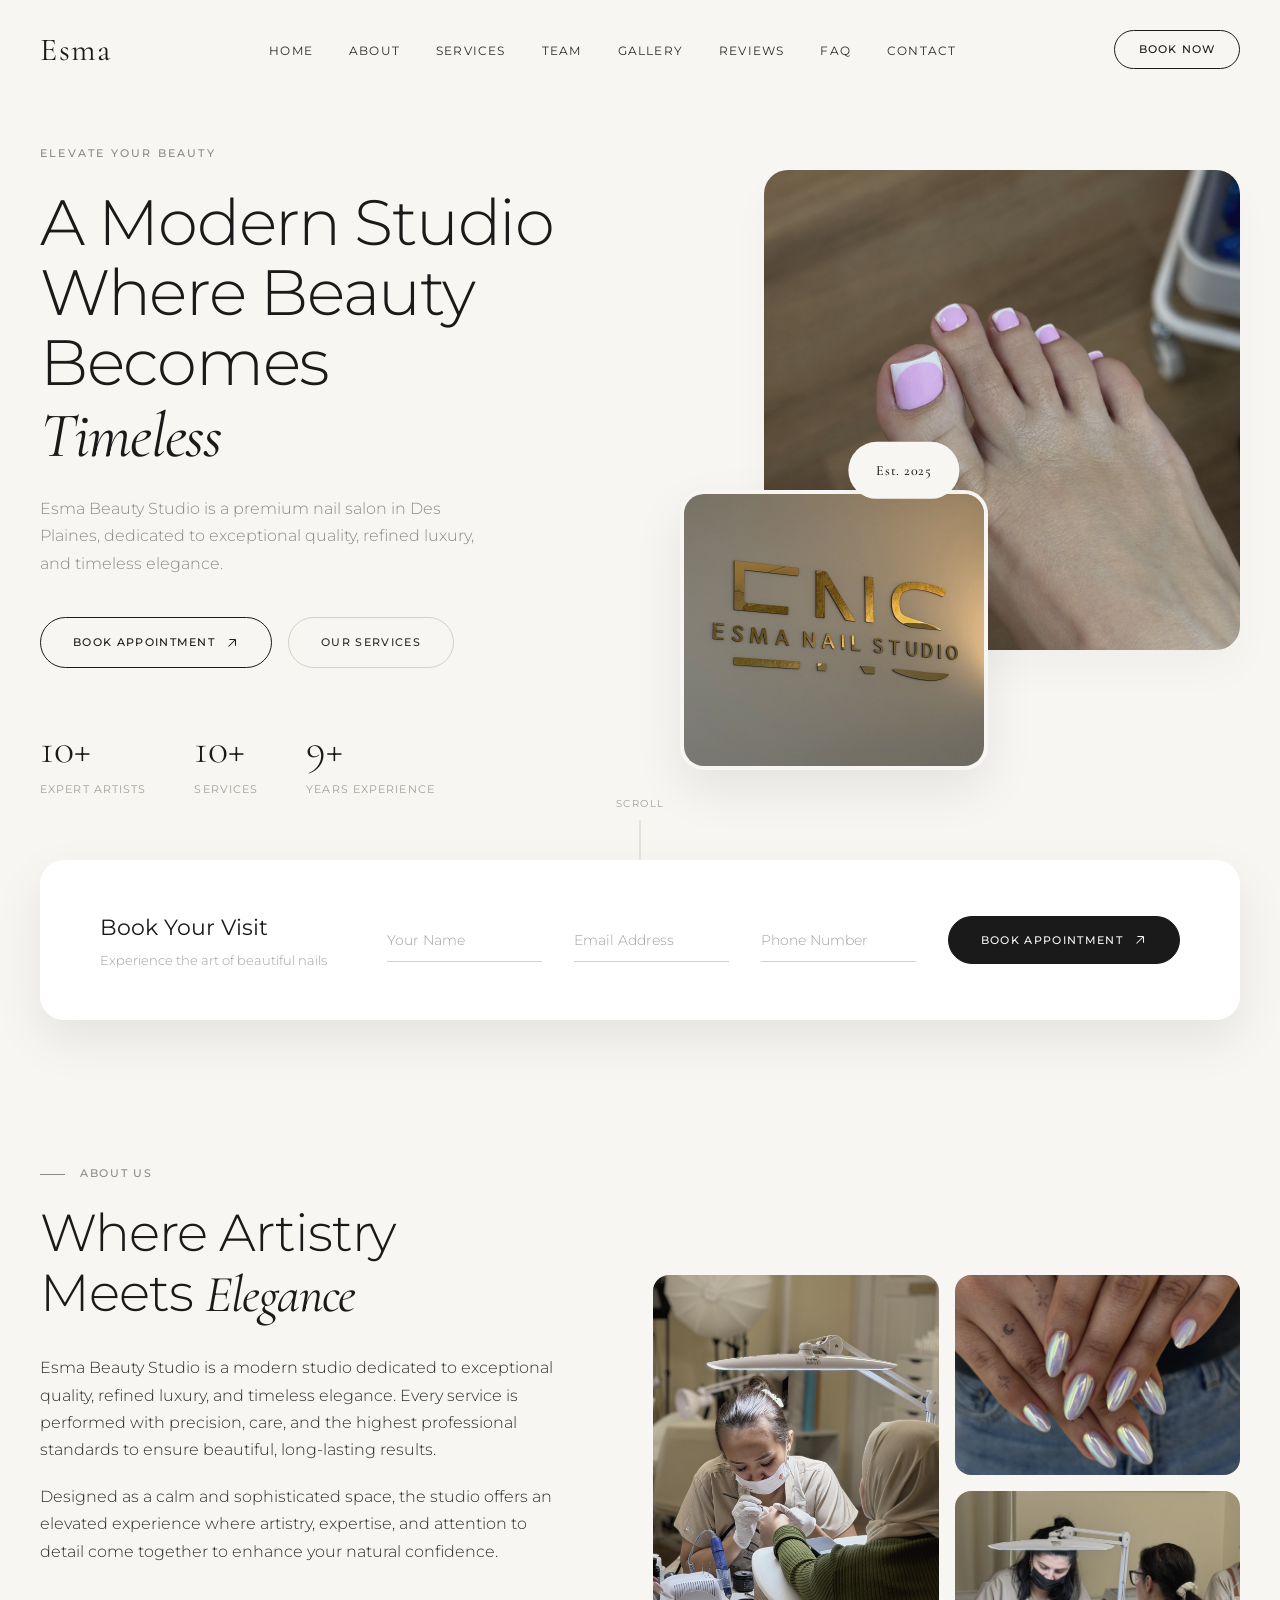
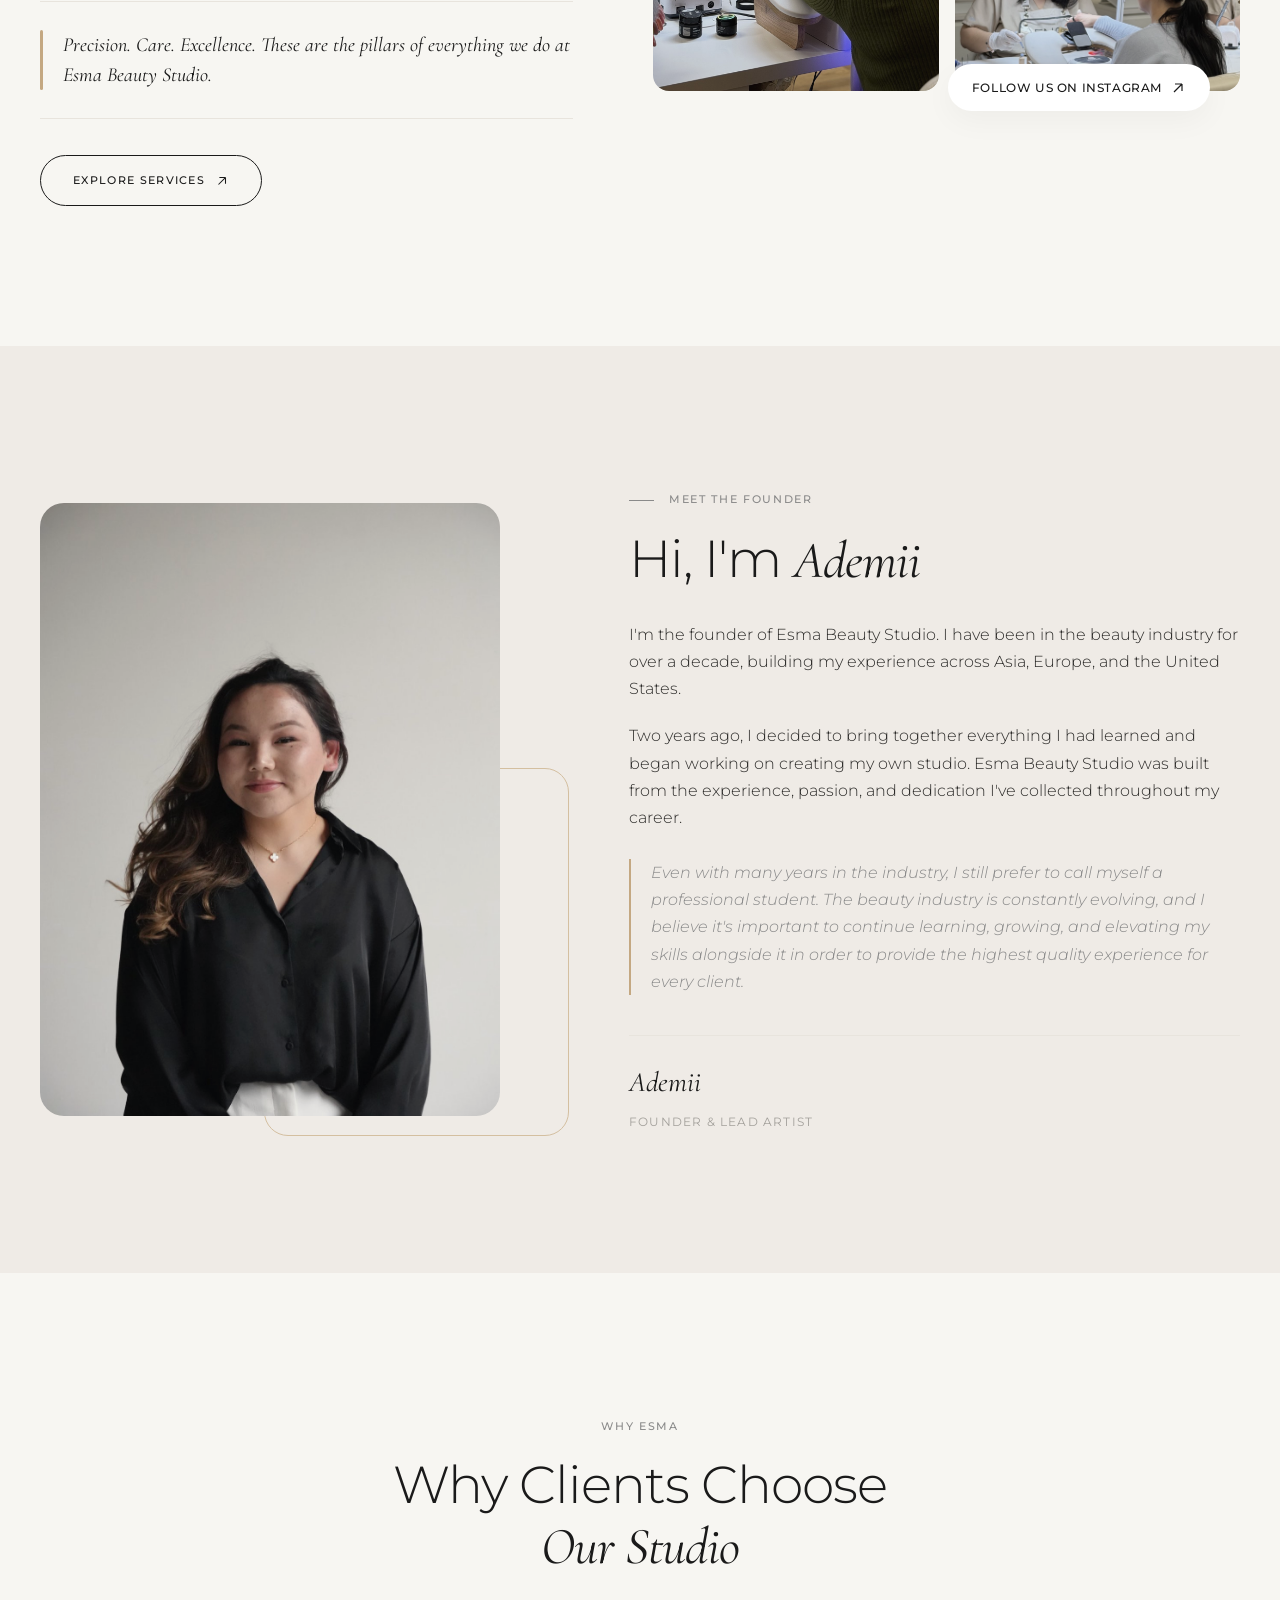
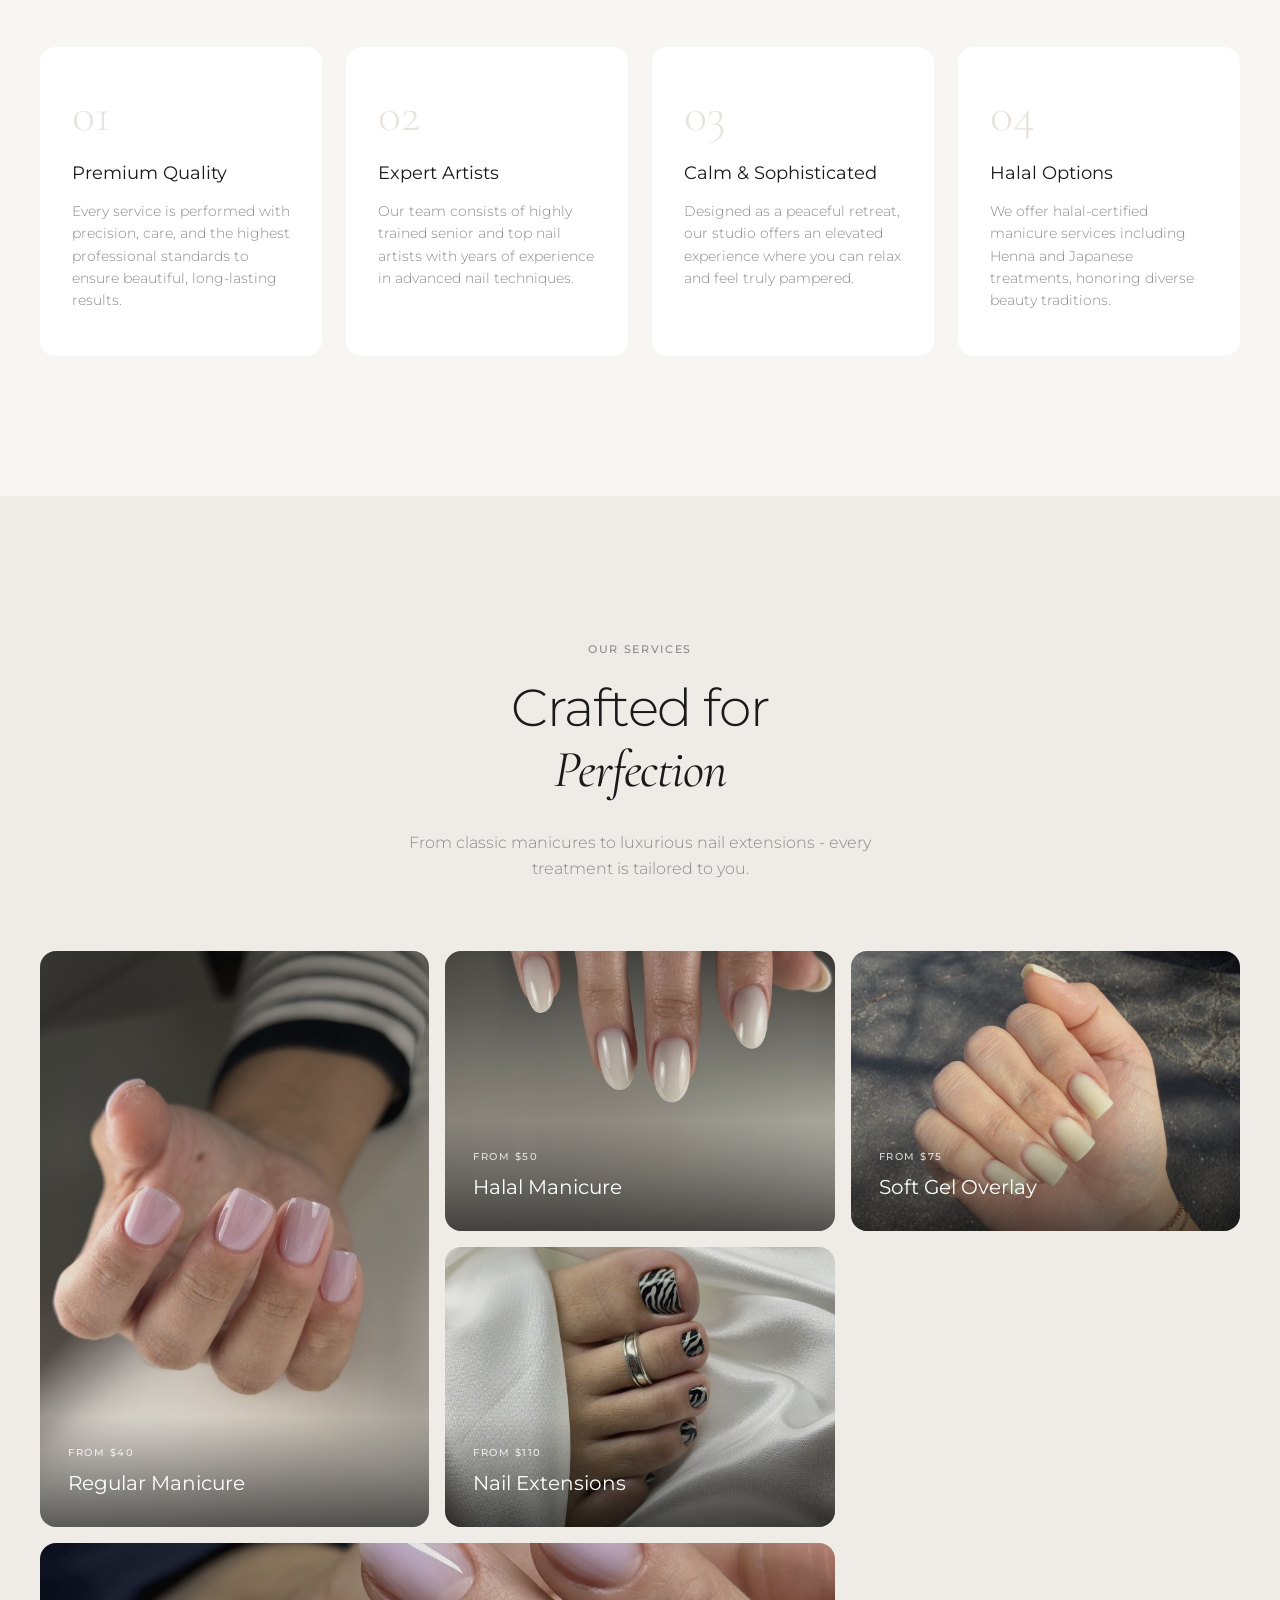
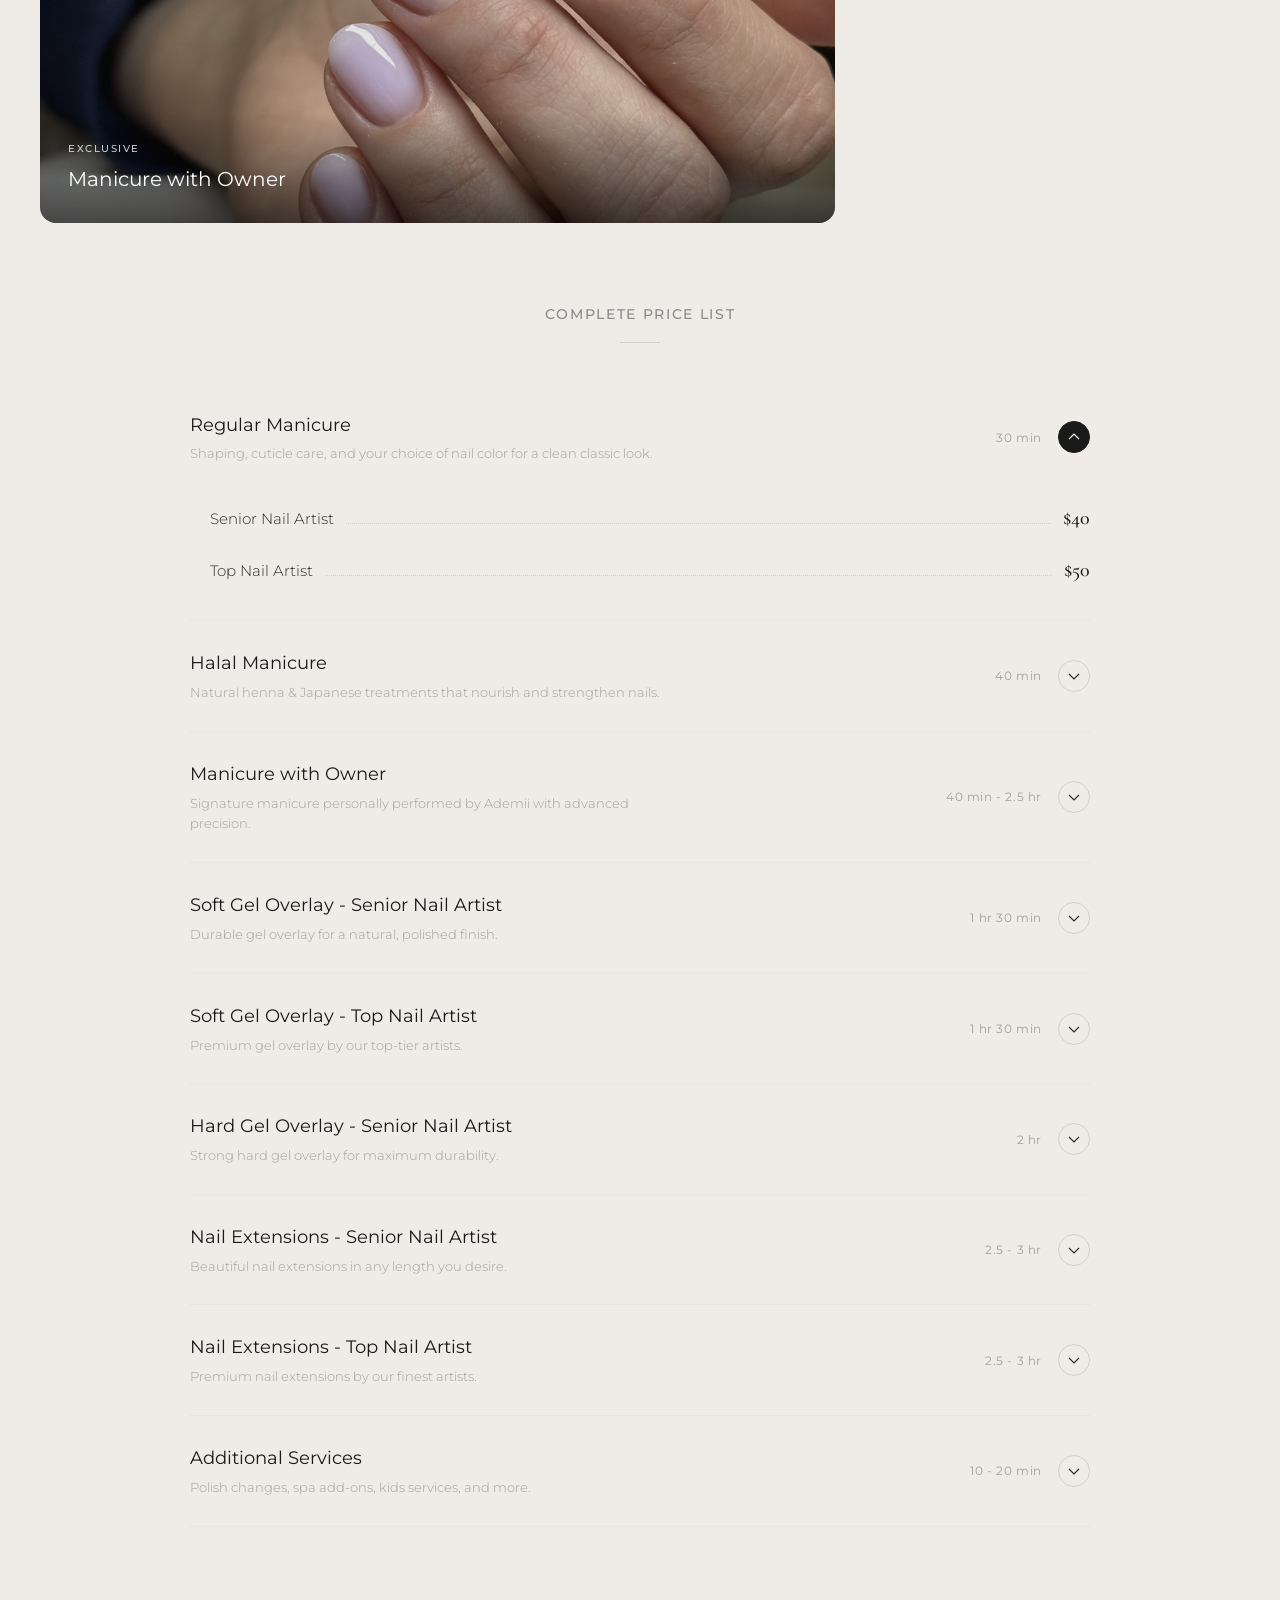
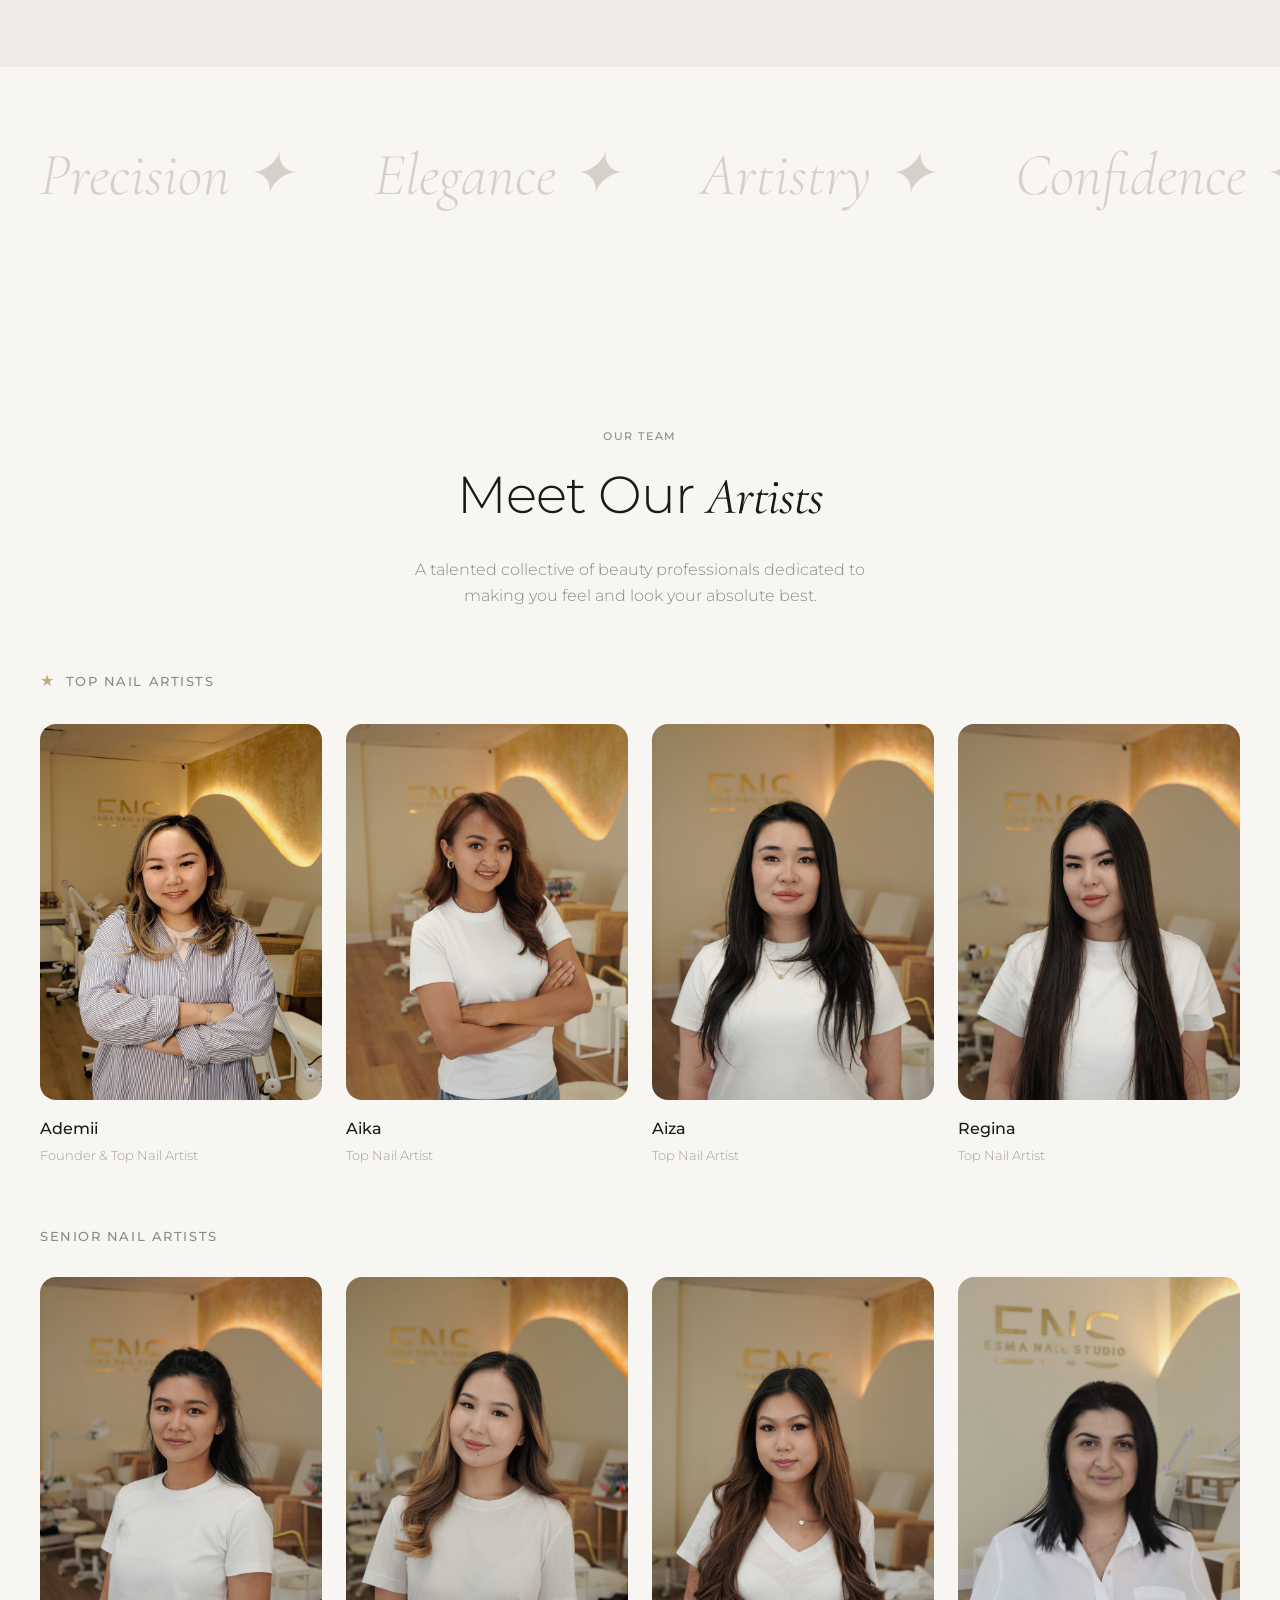
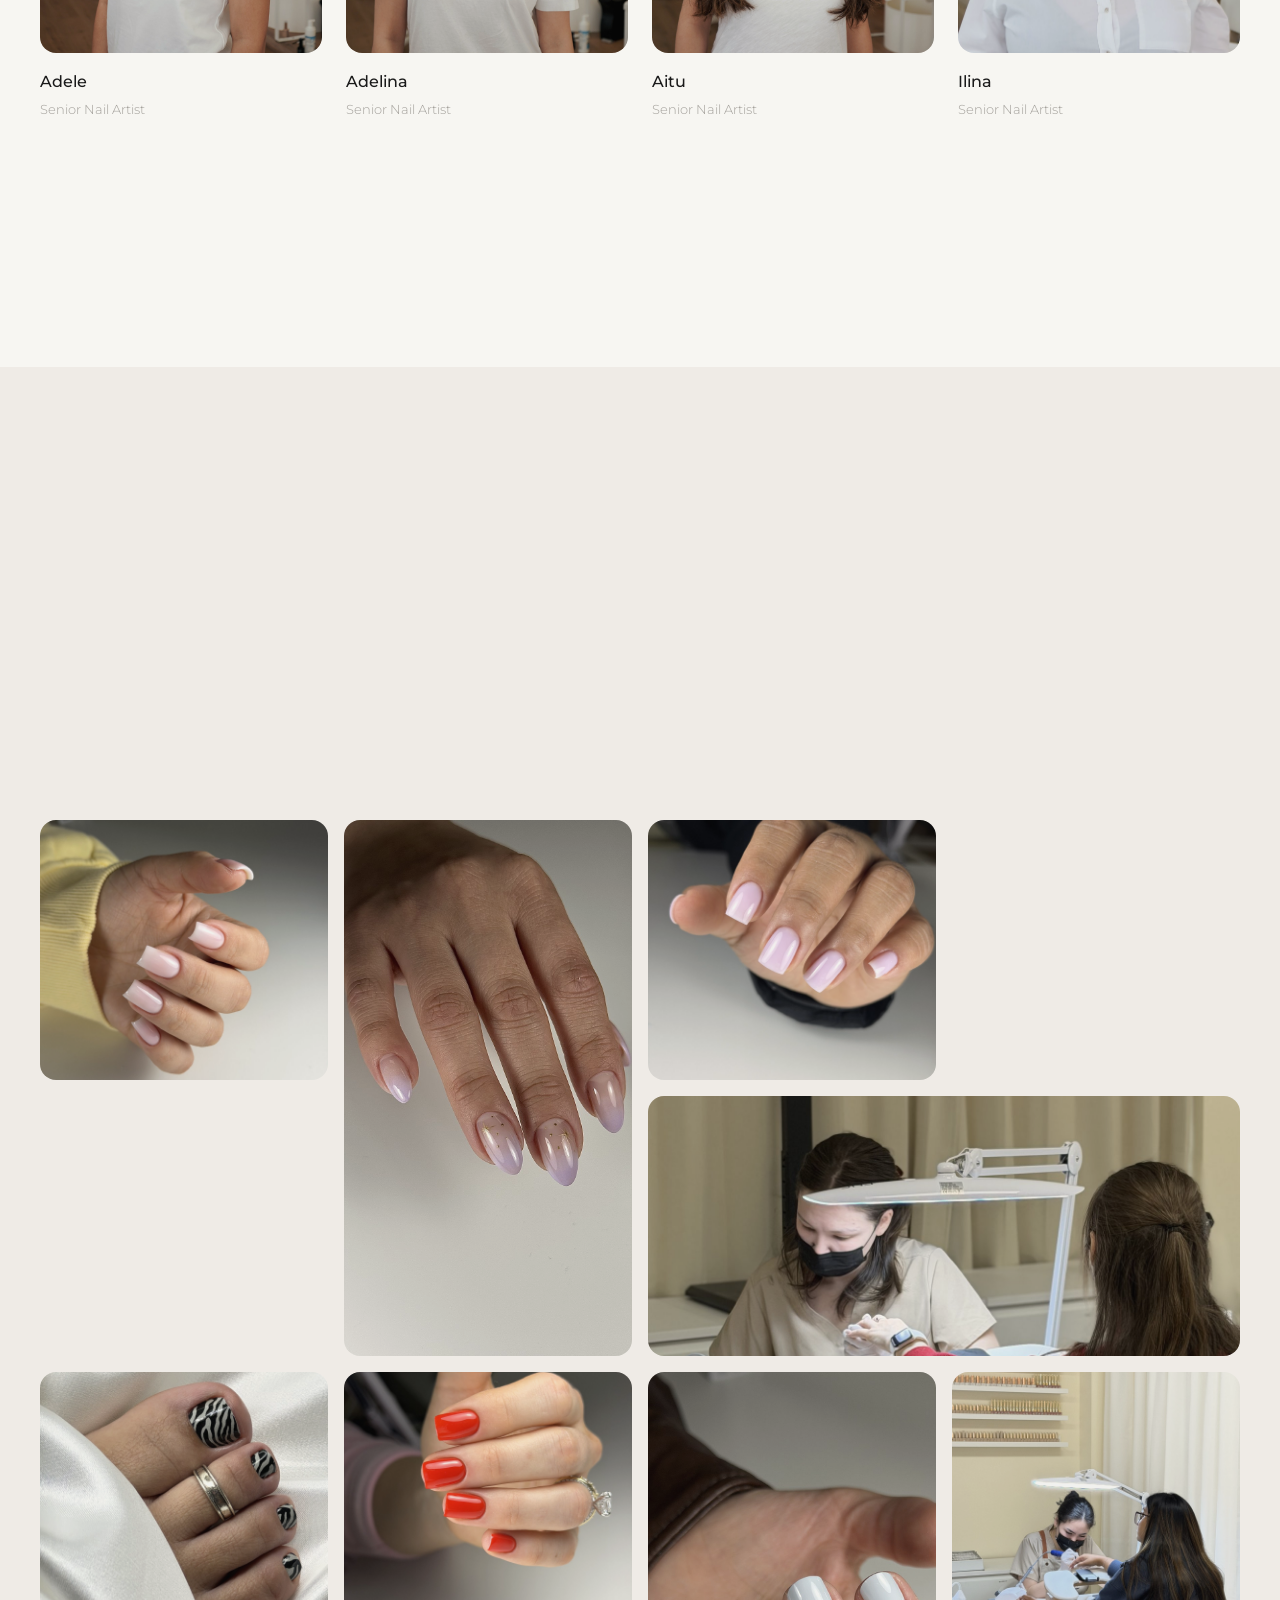
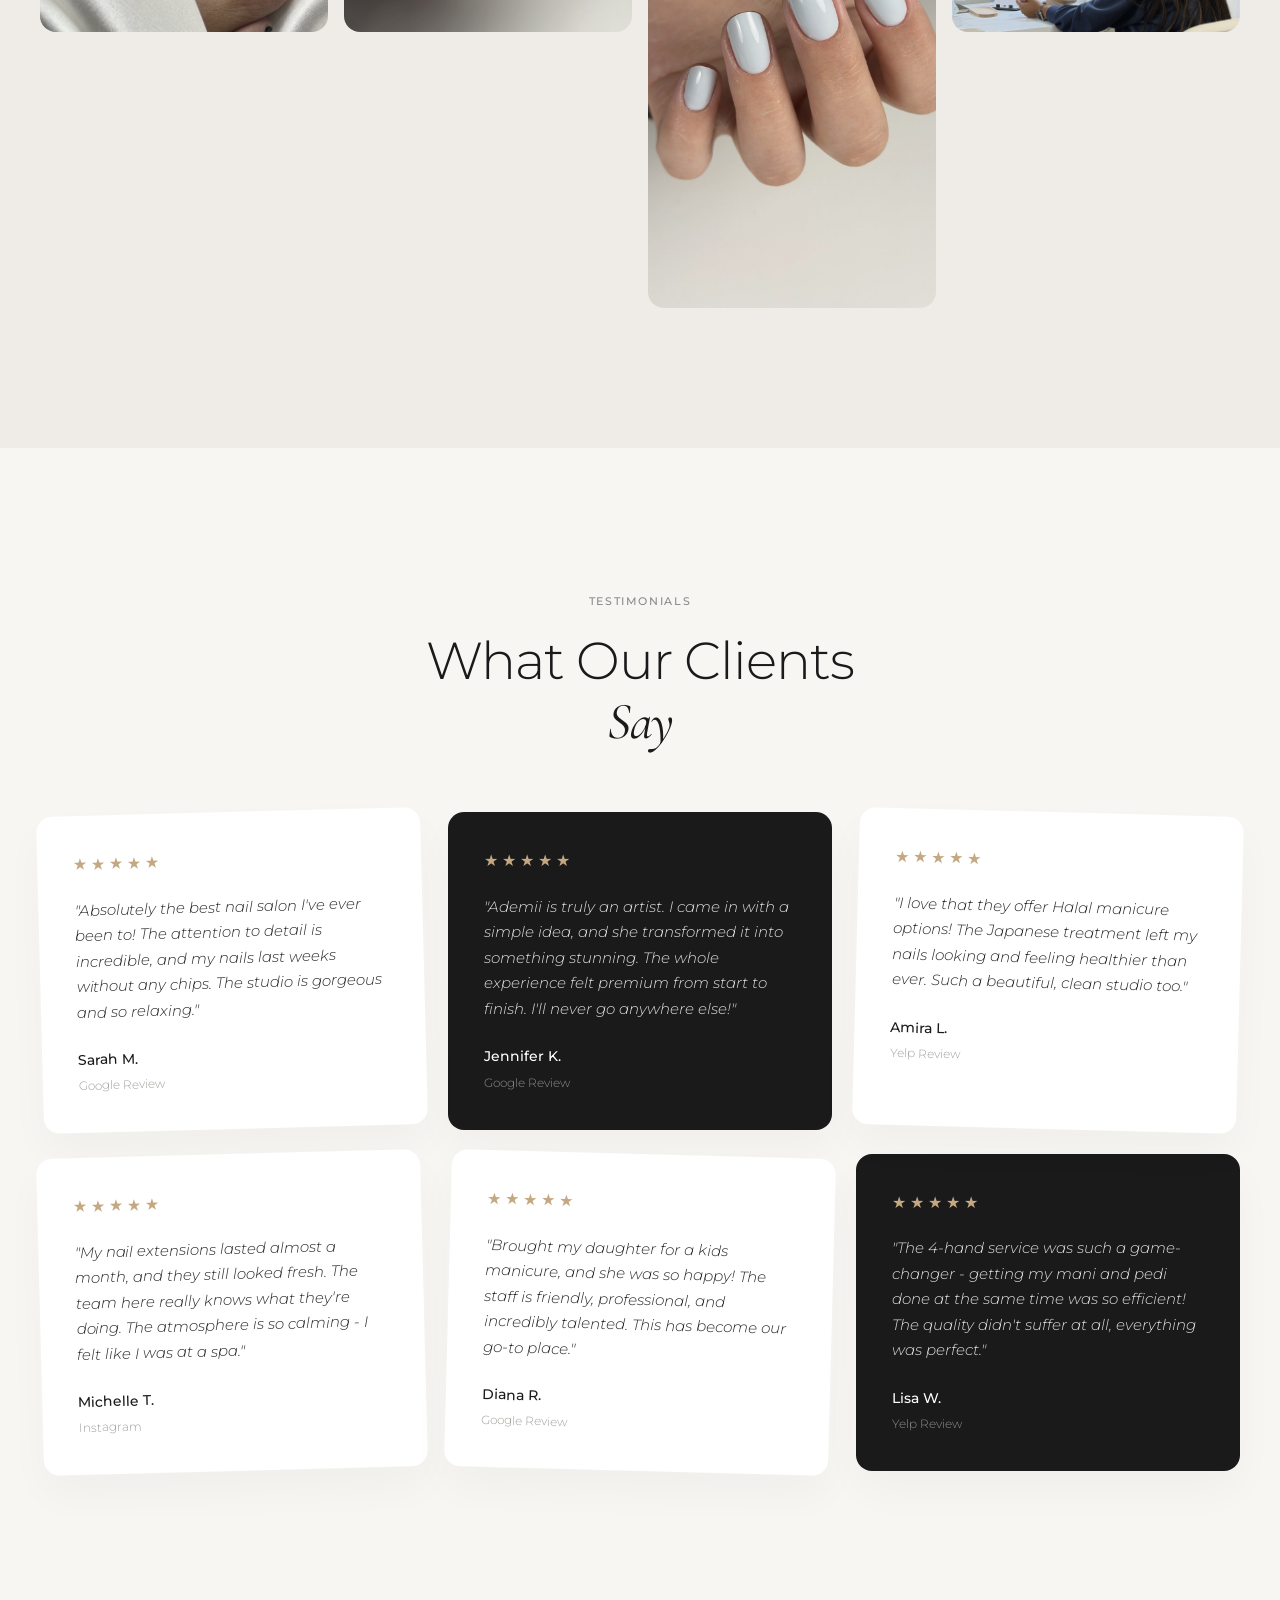
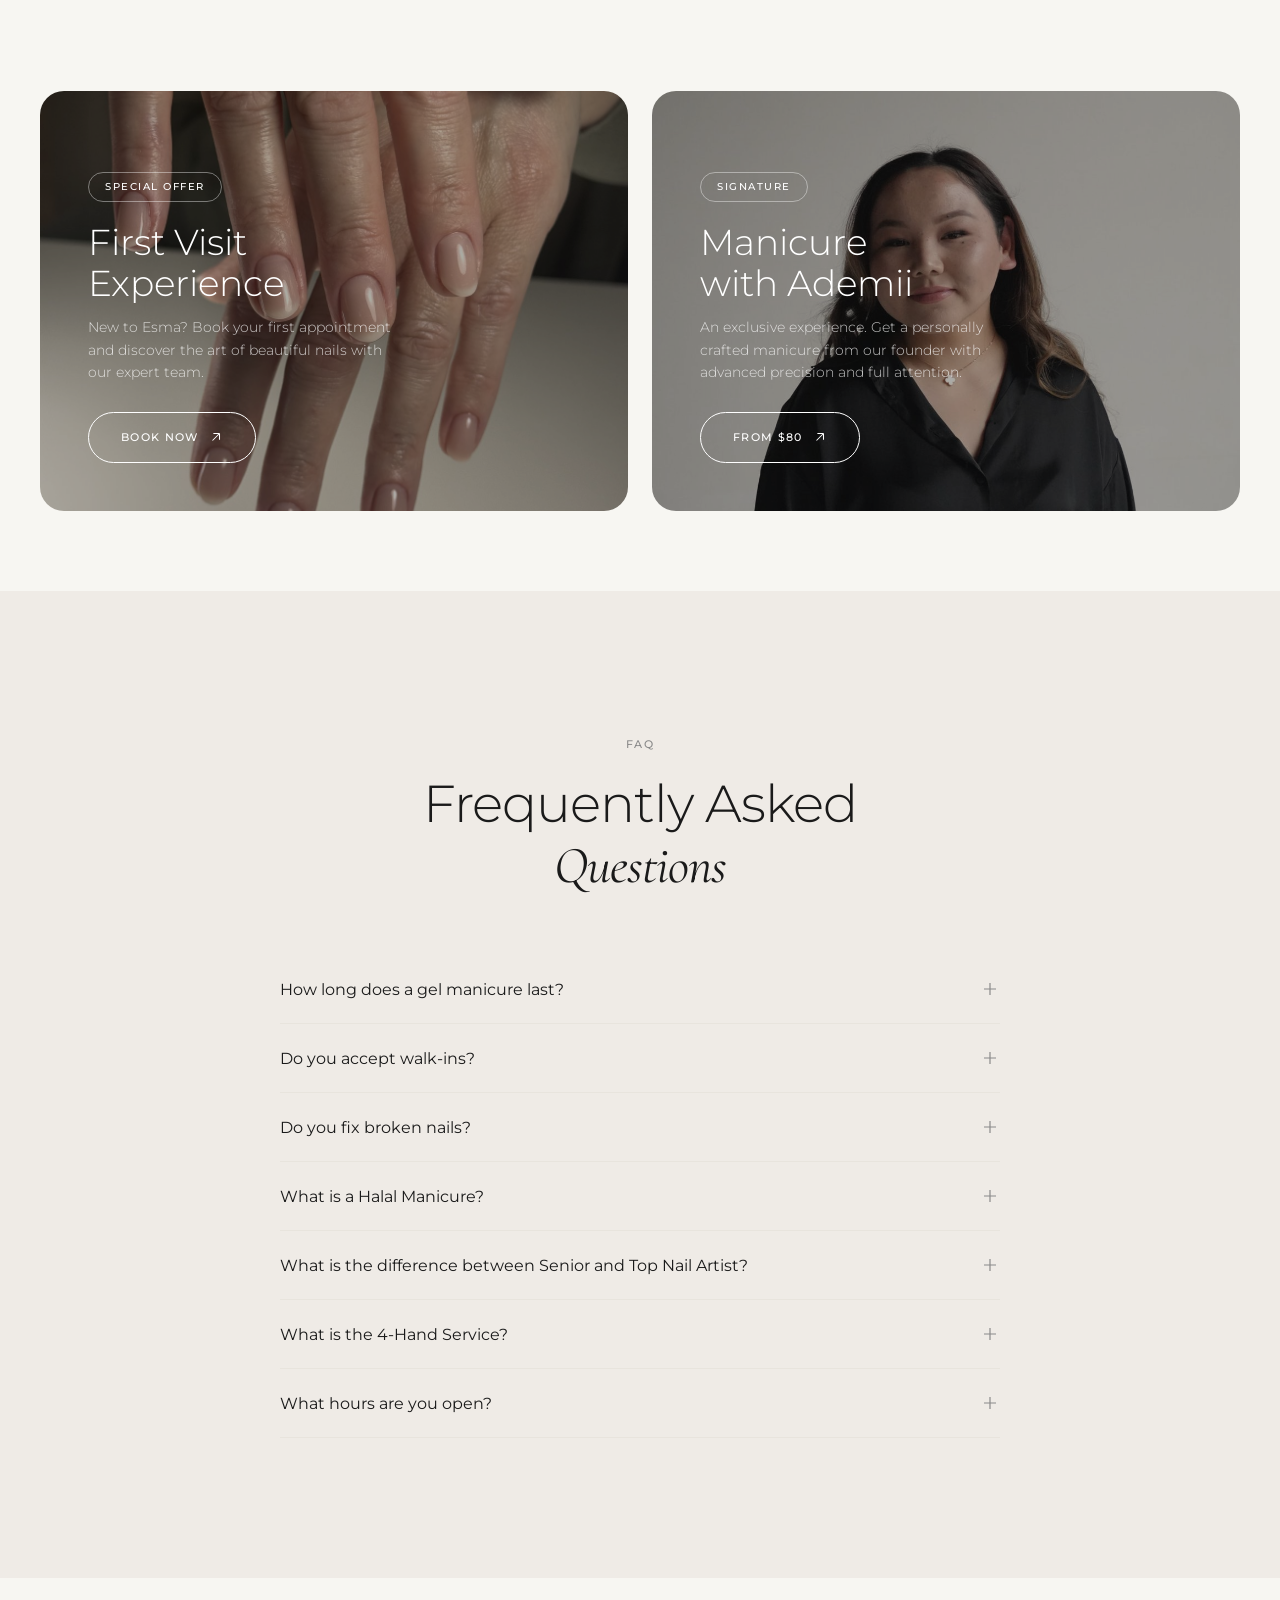
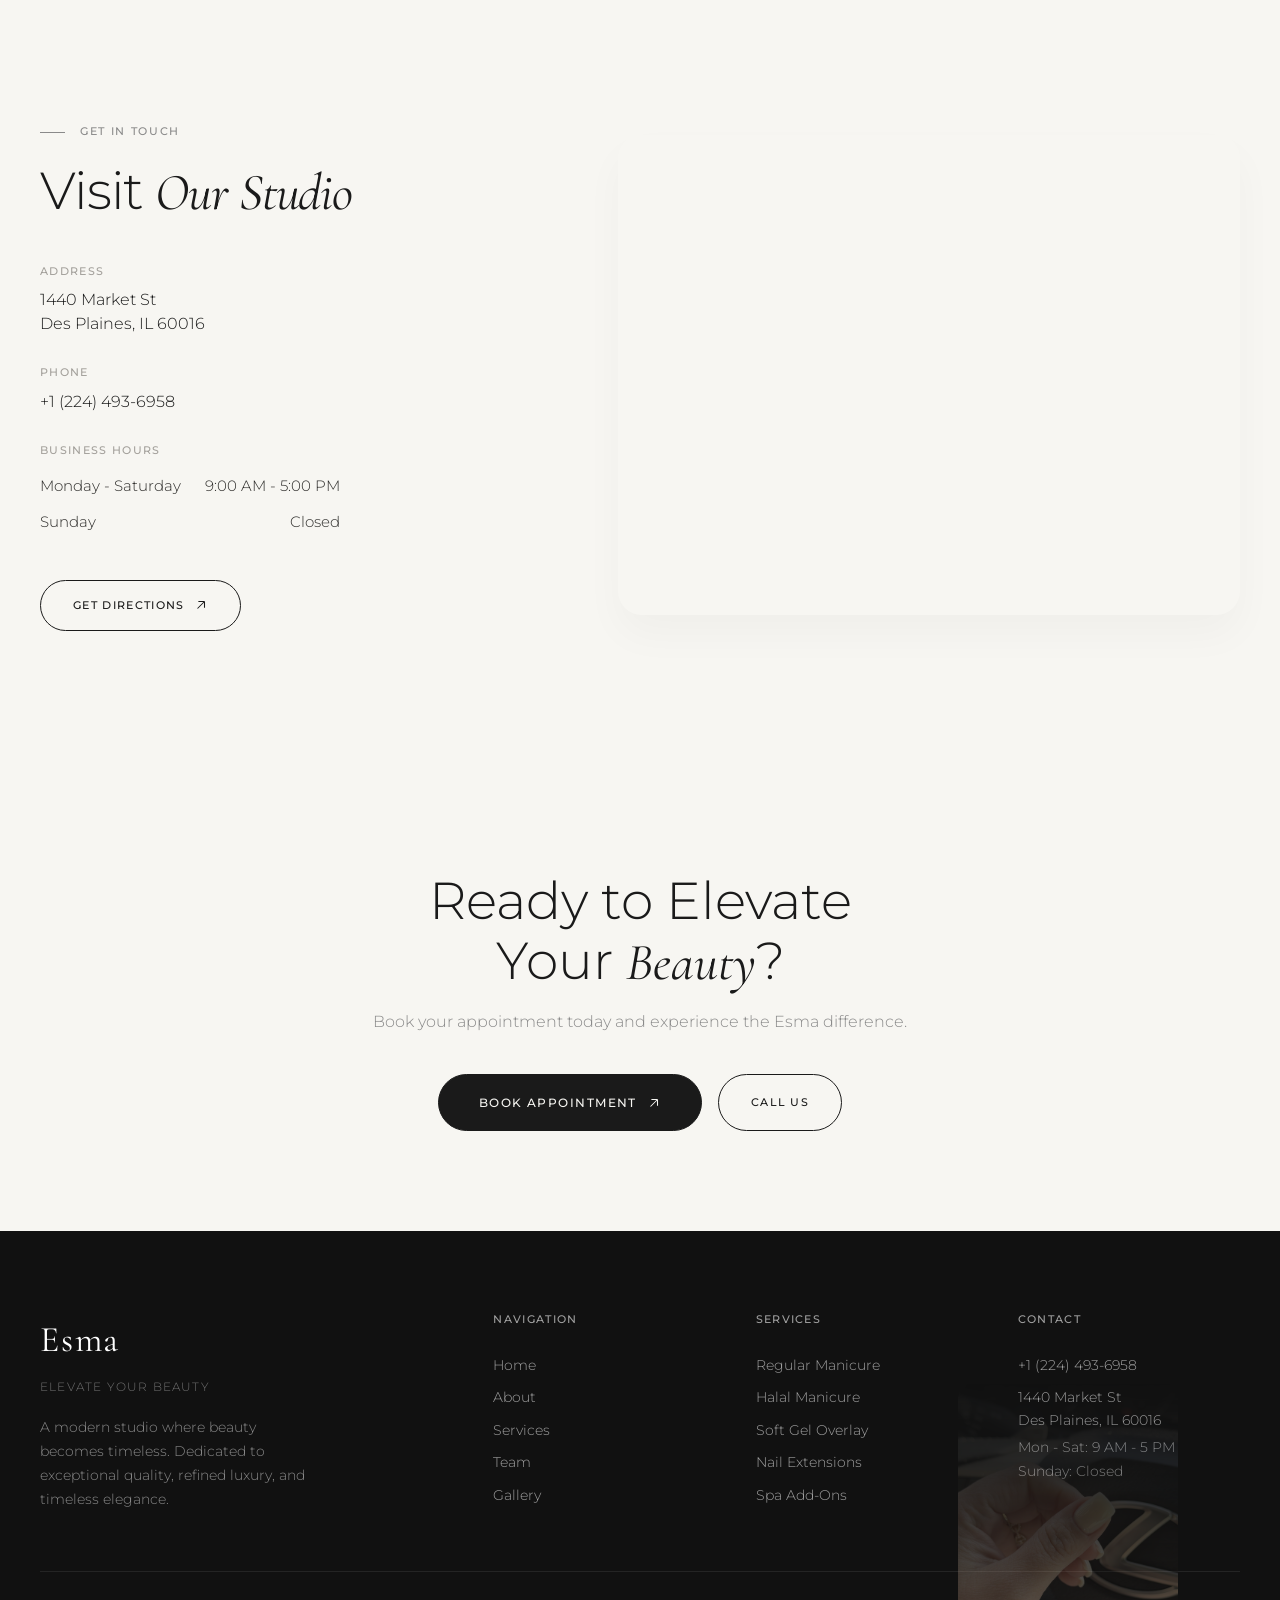
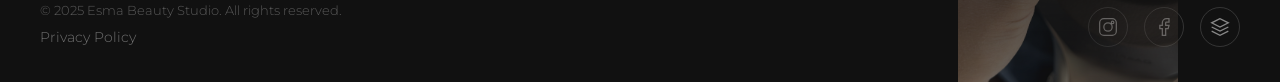
<file: index.html>
<!DOCTYPE html>
<html lang="en">
<head>
    <meta charset="UTF-8">
    <meta name="viewport" content="width=device-width, initial-scale=1.0">
    <title>Esma Beauty Studio — Premium Nail Salon in Des Plaines, IL</title>
    <meta name="description" content="Esma Beauty Studio is a modern luxury nail salon in Des Plaines, IL. Gel manicure, nail extensions, halal manicure, and more. Book your appointment today.">
    <meta name="keywords" content="nail salon Des Plaines, gel manicure Chicago, luxury nail studio, halal manicure, nail extensions, Esma Beauty Studio">
    <meta name="author" content="Esma Beauty Studio">
    <meta name="robots" content="index, follow">
    <link rel="canonical" href="https://kyxecgit.github.io/esma/">

    <!-- Open Graph -->
    <meta property="og:title" content="Esma Beauty Studio — Premium Nail Salon in Des Plaines, IL">
    <meta property="og:description" content="A modern luxury nail salon dedicated to exceptional quality, refined luxury, and timeless elegance. Book your appointment today.">
    <meta property="og:type" content="website">
    <meta property="og:url" content="https://kyxecgit.github.io/esma/">
    <meta property="og:image" content="https://kyxecgit.github.io/esma/img/works/work_05.jpg">
    <meta property="og:locale" content="en_US">
    <meta property="og:site_name" content="Esma Beauty Studio">

    <!-- Twitter Card -->
    <meta name="twitter:card" content="summary_large_image">
    <meta name="twitter:title" content="Esma Beauty Studio — Premium Nail Salon">
    <meta name="twitter:description" content="A modern luxury nail salon in Des Plaines, IL. Gel manicure, nail extensions, halal manicure, and more.">
    <meta name="twitter:image" content="https://kyxecgit.github.io/esma/img/works/work_05.jpg">

    <!-- Favicon -->
    <link rel="icon" type="image/svg+xml" href="favicon.svg">
    <meta name="theme-color" content="#2D2C2A">

    <!-- Fonts -->
    <link rel="preconnect" href="https://fonts.googleapis.com">
    <link rel="preconnect" href="https://fonts.gstatic.com" crossorigin>
    <link href="https://fonts.googleapis.com/css2?family=Cormorant+Garamond:ital,wght@0,300;0,400;0,500;0,600;0,700;1,300;1,400;1,500&family=Montserrat:wght@200;300;400;500;600&display=swap" rel="stylesheet">
    <link rel="stylesheet" href="css/style.css">

    <!-- Structured Data -->
    <script type="application/ld+json">
    {
        "@context": "https://schema.org",
        "@type": "NailSalon",
        "name": "Esma Beauty Studio",
        "description": "A modern luxury nail salon in Des Plaines, IL dedicated to exceptional quality, refined luxury, and timeless elegance.",
        "url": "https://kyxecgit.github.io/esma/",
        "telephone": "+1-224-493-6958",
        "address": {
            "@type": "PostalAddress",
            "streetAddress": "1440 Market St",
            "addressLocality": "Des Plaines",
            "addressRegion": "IL",
            "postalCode": "60016",
            "addressCountry": "US"
        },
        "geo": {
            "@type": "GeoCoordinates",
            "latitude": 42.033,
            "longitude": -87.883
        },
        "openingHoursSpecification": [
            {
                "@type": "OpeningHoursSpecification",
                "dayOfWeek": ["Monday","Tuesday","Wednesday","Thursday","Friday","Saturday"],
                "opens": "09:00",
                "closes": "17:00"
            }
        ],
        "priceRange": "$$",
        "image": "https://kyxecgit.github.io/esma/img/works/work_05.jpg",
        "aggregateRating": {
            "@type": "AggregateRating",
            "ratingValue": "5.0",
            "reviewCount": "50"
        }
    }
    </script>
</head>
<body>

    <!-- ============================================ -->
    <!-- PRELOADER -->
    <!-- ============================================ -->
    <div class="preloader" id="preloader">
        <div class="preloader__inner">
            <span class="preloader__logo">Esma</span>
            <div class="preloader__bar">
                <div class="preloader__progress"></div>
            </div>
        </div>
    </div>

    <!-- ============================================ -->
    <!-- HEADER -->
    <!-- ============================================ -->
    <header class="header" id="header">
        <div class="header__container">
            <a href="#" class="header__logo">Esma</a>
            <nav class="header__nav" id="mainNav">
                <ul class="header__nav-list">
                    <li><a href="#hero" class="header__nav-link">Home</a></li>
                    <li><a href="#about" class="header__nav-link">About</a></li>
                    <li><a href="#services" class="header__nav-link">Services</a></li>
                    <li><a href="#team" class="header__nav-link">Team</a></li>
                    <li><a href="#gallery" class="header__nav-link">Gallery</a></li>
                    <li><a href="#reviews" class="header__nav-link">Reviews</a></li>
                    <li><a href="#faq" class="header__nav-link">FAQ</a></li>
                    <li><a href="#contact" class="header__nav-link">Contact</a></li>
                </ul>
            </nav>
            <div class="header__actions">
                <a href="#booking" class="header__cta">Book Now</a>
                <button class="header__burger" id="burgerBtn" aria-label="Open menu">
                    <span></span>
                    <span></span>
                    <span></span>
                </button>
            </div>
        </div>
    </header>

    <!-- Mobile Menu Overlay -->
    <div class="mobile-menu" id="mobileMenu">
        <div class="mobile-menu__inner">
            <div class="mobile-menu__header">
                <span class="mobile-menu__logo">Esma</span>
                <button class="mobile-menu__close" id="mobileClose" aria-label="Close menu">
                    <span></span>
                    <span></span>
                </button>
            </div>
            <nav class="mobile-menu__nav">
                <a href="#hero" class="mobile-menu__link">Home</a>
                <a href="#about" class="mobile-menu__link">About</a>
                <a href="#services" class="mobile-menu__link">Services</a>
                <a href="#team" class="mobile-menu__link">Team</a>
                <a href="#gallery" class="mobile-menu__link">Gallery</a>
                <a href="#reviews" class="mobile-menu__link">Reviews</a>
                <a href="#faq" class="mobile-menu__link">FAQ</a>
                <a href="#contact" class="mobile-menu__link">Contact</a>
            </nav>
            <div class="mobile-menu__footer">
                <a href="tel:+12244936958" class="mobile-menu__phone">+1 (224) 493-6958</a>
                <p class="mobile-menu__address">1440 Market St, Des Plaines, IL 60016</p>
            </div>
        </div>
    </div>

    <!-- ============================================ -->
    <!-- HERO SECTION -->
    <!-- ============================================ -->
    <section class="hero" id="hero">
        <div class="hero__container">
            <div class="hero__content" data-animate="fade-up">
                <span class="hero__tagline">Elevate Your Beauty</span>
                <h1 class="hero__title">A Modern Studio<br>Where Beauty Becomes<br><em>Timeless</em></h1>
                <p class="hero__description">Esma Beauty Studio is a premium nail salon in Des Plaines, dedicated to exceptional quality, refined luxury, and timeless elegance.</p>
                <div class="hero__buttons">
                    <a href="#booking" class="btn btn--primary">
                        <span>Book Appointment</span>
                        <svg width="16" height="16" viewBox="0 0 16 16" fill="none"><path d="M4 12L12 4M12 4H5M12 4V11" stroke="currentColor" stroke-width="1.2"/></svg>
                    </a>
                    <a href="#services" class="btn btn--ghost">
                        <span>Our Services</span>
                    </a>
                </div>
                <div class="hero__stats">
                    <div class="hero__stat" data-animate="fade-up" data-delay="200">
                        <span class="hero__stat-number">10+</span>
                        <span class="hero__stat-label">Expert Artists</span>
                    </div>
                    <div class="hero__stat" data-animate="fade-up" data-delay="400">
                        <span class="hero__stat-number">15+</span>
                        <span class="hero__stat-label">Services</span>
                    </div>
                    <div class="hero__stat" data-animate="fade-up" data-delay="600">
                        <span class="hero__stat-number">10+</span>
                        <span class="hero__stat-label">Years Experience</span>
                    </div>
                </div>
            </div>
            <div class="hero__visual" data-animate="fade-left">
                <div class="hero__image-main">
                    <img src="img/works/work_05.jpg" alt="Luxury nail art">
                </div>
                <div class="hero__image-secondary">
                    <img src="img/studio/studio_10.jpg" alt="Esma Beauty Studio">
                </div>
                <div class="hero__float-badge">
                    <span class="hero__badge-text">Est. 2025</span>
                </div>
            </div>
        </div>
        <div class="hero__scroll-indicator">
            <span>Scroll</span>
            <div class="hero__scroll-line"></div>
        </div>
    </section>

    <!-- ============================================ -->
    <!-- BOOKING STRIP -->
    <!-- ============================================ -->
    <section class="booking-strip" id="booking">
        <div class="booking-strip__container" data-animate="fade-up">
            <div class="booking-strip__info">
                <h3 class="booking-strip__title">Book Your Visit</h3>
                <p class="booking-strip__subtitle">Experience the art of beautiful nails</p>
            </div>
            <form class="booking-strip__form" id="bookingForm">
                <div class="booking-strip__field">
                    <input type="text" placeholder="Your Name" required>
                </div>
                <div class="booking-strip__field">
                    <input type="email" placeholder="Email Address" required>
                </div>
                <div class="booking-strip__field">
                    <input type="tel" placeholder="Phone Number" required>
                </div>
                <button type="submit" class="btn btn--filled">
                    <span>Book Appointment</span>
                    <svg width="16" height="16" viewBox="0 0 16 16" fill="none"><path d="M4 12L12 4M12 4H5M12 4V11" stroke="currentColor" stroke-width="1.2"/></svg>
                </button>
            </form>
        </div>
    </section>

    <!-- ============================================ -->
    <!-- ABOUT SECTION -->
    <!-- ============================================ -->
    <section class="about" id="about">
        <div class="about__container">
            <div class="about__content" data-animate="fade-up">
                <span class="section-tag">About Us</span>
                <h2 class="section-title">Where Artistry<br>Meets <em>Elegance</em></h2>
                <p class="about__text">Esma Beauty Studio is a modern studio dedicated to exceptional quality, refined luxury, and timeless elegance. Every service is performed with precision, care, and the highest professional standards to ensure beautiful, long-lasting results.</p>
                <p class="about__text">Designed as a calm and sophisticated space, the studio offers an elevated experience where artistry, expertise, and attention to detail come together to enhance your natural confidence.</p>
                <div class="about__highlight">
                    <div class="about__highlight-line"></div>
                    <p class="about__highlight-text">Precision. Care. Excellence. These are the pillars of everything we do at Esma Beauty Studio.</p>
                </div>
                <a href="#services" class="btn btn--primary">
                    <span>Explore Services</span>
                    <svg width="16" height="16" viewBox="0 0 16 16" fill="none"><path d="M4 12L12 4M12 4H5M12 4V11" stroke="currentColor" stroke-width="1.2"/></svg>
                </a>
            </div>
            <div class="about__gallery" data-animate="fade-left">
                <div class="about__gallery-grid">
                    <div class="about__gallery-item about__gallery-item--large">
                        <img loading="lazy" src="img/studio/studio_05.jpg" alt="Esma Beauty Studio interior">
                    </div>
                    <div class="about__gallery-item about__gallery-item--small">
                        <img loading="lazy" src="img/works/work_10.jpg" alt="Nail art at Esma">
                    </div>
                    <div class="about__gallery-item about__gallery-item--medium">
                        <img loading="lazy" src="img/studio/studio_20.jpg" alt="Esma Beauty Studio">
                    </div>
                </div>
                <a href="#" class="about__instagram-badge" target="_blank">
                    <span>Follow us on Instagram</span>
                    <svg width="16" height="16" viewBox="0 0 16 16" fill="none"><path d="M4 12L12 4M12 4H5M12 4V11" stroke="currentColor" stroke-width="1.2"/></svg>
                </a>
            </div>
        </div>
    </section>

    <!-- ============================================ -->
    <!-- MEET THE OWNER -->
    <!-- ============================================ -->
    <section class="owner" id="owner">
        <div class="owner__container">
            <div class="owner__image" data-animate="fade-right">
                <img loading="lazy" src="img/owner/owner_2.jpg" alt="Ademii - Founder of Esma Beauty Studio">
                <div class="owner__image-accent"></div>
            </div>
            <div class="owner__content" data-animate="fade-up">
                <span class="section-tag">Meet the Founder</span>
                <h2 class="section-title">Hi, I'm <em>Ademii</em></h2>
                <p class="owner__text">I'm the founder of Esma Beauty Studio. I have been in the beauty industry for over a decade, building my experience across Asia, Europe, and the United States.</p>
                <p class="owner__text">Two years ago, I decided to bring together everything I had learned and began working on creating my own studio. Esma Beauty Studio was built from the experience, passion, and dedication I've collected throughout my career.</p>
                <p class="owner__text owner__text--accent">Even with many years in the industry, I still prefer to call myself a professional student. The beauty industry is constantly evolving, and I believe it's important to continue learning, growing, and elevating my skills alongside it in order to provide the highest quality experience for every client.</p>
                <div class="owner__signature">
                    <span class="owner__signature-name">Ademii</span>
                    <span class="owner__signature-role">Founder &amp; Lead Artist</span>
                </div>
            </div>
        </div>
    </section>

    <!-- ============================================ -->
    <!-- WHY CHOOSE US -->
    <!-- ============================================ -->
    <section class="why-us" id="why-us">
        <div class="why-us__container">
            <div class="why-us__header" data-animate="fade-up">
                <span class="section-tag">Why Esma</span>
                <h2 class="section-title">Why Clients Choose<br><em>Our Studio</em></h2>
            </div>
            <div class="why-us__grid">
                <div class="why-us__card" data-animate="fade-up" data-delay="0">
                    <span class="why-us__card-number">01</span>
                    <h3 class="why-us__card-title">Premium Quality</h3>
                    <p class="why-us__card-text">Every service is performed with precision, care, and the highest professional standards to ensure beautiful, long-lasting results.</p>
                </div>
                <div class="why-us__card" data-animate="fade-up" data-delay="150">
                    <span class="why-us__card-number">02</span>
                    <h3 class="why-us__card-title">Expert Artists</h3>
                    <p class="why-us__card-text">Our team consists of highly trained senior and top nail artists with years of experience in advanced nail techniques.</p>
                </div>
                <div class="why-us__card" data-animate="fade-up" data-delay="300">
                    <span class="why-us__card-number">03</span>
                    <h3 class="why-us__card-title">Calm &amp; Sophisticated</h3>
                    <p class="why-us__card-text">Designed as a peaceful retreat, our studio offers an elevated experience where you can relax and feel truly pampered.</p>
                </div>
                <div class="why-us__card" data-animate="fade-up" data-delay="450">
                    <span class="why-us__card-number">04</span>
                    <h3 class="why-us__card-title">Halal Options</h3>
                    <p class="why-us__card-text">We offer halal-certified manicure services including Henna and Japanese treatments, honoring diverse beauty traditions.</p>
                </div>
            </div>
        </div>
    </section>

    <!-- ============================================ -->
    <!-- SERVICES SECTION -->
    <!-- ============================================ -->
    <section class="services" id="services">
        <div class="services__container">
            <div class="services__header" data-animate="fade-up">
                <span class="section-tag">Our Services</span>
                <h2 class="section-title">Crafted for<br><em>Perfection</em></h2>
                <p class="services__intro">From classic manicures to luxurious nail extensions - every treatment is tailored to you.</p>
            </div>

            <!-- Service Categories Visual Grid -->
            <div class="services__visual-grid" data-animate="fade-up">
                <div class="services__visual-card services__visual-card--large">
                    <img loading="lazy" src="img/works/work_01.jpg" alt="Regular Manicure">
                    <div class="services__visual-overlay">
                        <span class="services__visual-tag">From $40</span>
                        <h3 class="services__visual-title">Regular Manicure</h3>
                        <span class="services__visual-arrow">
                            <svg width="24" height="24" viewBox="0 0 16 16" fill="none"><path d="M4 12L12 4M12 4H5M12 4V11" stroke="currentColor" stroke-width="1.2"/></svg>
                        </span>
                    </div>
                </div>
                <div class="services__visual-card">
                    <img loading="lazy" src="img/works/work_08.jpg" alt="Halal Manicure">
                    <div class="services__visual-overlay">
                        <span class="services__visual-tag">From $50</span>
                        <h3 class="services__visual-title">Halal Manicure</h3>
                        <span class="services__visual-arrow">
                            <svg width="24" height="24" viewBox="0 0 16 16" fill="none"><path d="M4 12L12 4M12 4H5M12 4V11" stroke="currentColor" stroke-width="1.2"/></svg>
                        </span>
                    </div>
                </div>
                <div class="services__visual-card">
                    <img loading="lazy" src="img/works/work_15.jpg" alt="Soft Gel Overlay">
                    <div class="services__visual-overlay">
                        <span class="services__visual-tag">From $75</span>
                        <h3 class="services__visual-title">Soft Gel Overlay</h3>
                        <span class="services__visual-arrow">
                            <svg width="24" height="24" viewBox="0 0 16 16" fill="none"><path d="M4 12L12 4M12 4H5M12 4V11" stroke="currentColor" stroke-width="1.2"/></svg>
                        </span>
                    </div>
                </div>
                <div class="services__visual-card">
                    <img loading="lazy" src="img/works/work_20.jpg" alt="Nail Extensions">
                    <div class="services__visual-overlay">
                        <span class="services__visual-tag">From $110</span>
                        <h3 class="services__visual-title">Nail Extensions</h3>
                        <span class="services__visual-arrow">
                            <svg width="24" height="24" viewBox="0 0 16 16" fill="none"><path d="M4 12L12 4M12 4H5M12 4V11" stroke="currentColor" stroke-width="1.2"/></svg>
                        </span>
                    </div>
                </div>
                <div class="services__visual-card services__visual-card--wide">
                    <img loading="lazy" src="img/works/work_25.jpg" alt="Manicure with Owner">
                    <div class="services__visual-overlay">
                        <span class="services__visual-tag">Exclusive</span>
                        <h3 class="services__visual-title">Manicure with Owner</h3>
                        <span class="services__visual-arrow">
                            <svg width="24" height="24" viewBox="0 0 16 16" fill="none"><path d="M4 12L12 4M12 4H5M12 4V11" stroke="currentColor" stroke-width="1.2"/></svg>
                        </span>
                    </div>
                </div>
            </div>

            <!-- Detailed Price List -->
            <div class="services__pricelist" data-animate="fade-up">
                <h3 class="services__pricelist-heading">Complete Price List</h3>

                <!-- Regular Manicure -->
                <div class="services__category">
                    <div class="services__category-header" data-accordion>
                        <div>
                            <h4 class="services__category-title">Regular Manicure</h4>
                            <p class="services__category-desc">Shaping, cuticle care, and your choice of nail color for a clean classic look.</p>
                        </div>
                        <div class="services__category-meta">
                            <span class="services__category-duration">30 min</span>
                            <span class="services__category-toggle">
                                <svg width="20" height="20" viewBox="0 0 20 20" fill="none"><path d="M5 8L10 13L15 8" stroke="currentColor" stroke-width="1.2"/></svg>
                            </span>
                        </div>
                    </div>
                    <div class="services__category-body">
                        <div class="services__price-row">
                            <span class="services__price-name">Senior Nail Artist</span>
                            <span class="services__price-dots"></span>
                            <span class="services__price-value">$40</span>
                        </div>
                        <div class="services__price-row">
                            <span class="services__price-name">Top Nail Artist</span>
                            <span class="services__price-dots"></span>
                            <span class="services__price-value">$50</span>
                        </div>
                    </div>
                </div>

                <!-- Halal Manicure -->
                <div class="services__category">
                    <div class="services__category-header" data-accordion>
                        <div>
                            <h4 class="services__category-title">Halal Manicure</h4>
                            <p class="services__category-desc">Natural henna &amp; Japanese treatments that nourish and strengthen nails.</p>
                        </div>
                        <div class="services__category-meta">
                            <span class="services__category-duration">40 min</span>
                            <span class="services__category-toggle">
                                <svg width="20" height="20" viewBox="0 0 20 20" fill="none"><path d="M5 8L10 13L15 8" stroke="currentColor" stroke-width="1.2"/></svg>
                            </span>
                        </div>
                    </div>
                    <div class="services__category-body">
                        <div class="services__price-row">
                            <span class="services__price-name">Henna Manicure - Senior Nail Artist</span>
                            <span class="services__price-dots"></span>
                            <span class="services__price-value">$50</span>
                        </div>
                        <div class="services__price-row">
                            <span class="services__price-name">Henna Manicure - Top Nail Artist</span>
                            <span class="services__price-dots"></span>
                            <span class="services__price-value">$60</span>
                        </div>
                        <div class="services__price-row">
                            <span class="services__price-name">Japanese Manicure - Senior Nail Artist</span>
                            <span class="services__price-dots"></span>
                            <span class="services__price-value">$50</span>
                        </div>
                        <div class="services__price-row">
                            <span class="services__price-name">Japanese Manicure - Top Nail Artist</span>
                            <span class="services__price-dots"></span>
                            <span class="services__price-value">$60</span>
                        </div>
                    </div>
                </div>

                <!-- Manicure with Owner -->
                <div class="services__category">
                    <div class="services__category-header" data-accordion>
                        <div>
                            <h4 class="services__category-title">Manicure with Owner</h4>
                            <p class="services__category-desc">Signature manicure personally performed by Ademii with advanced precision.</p>
                        </div>
                        <div class="services__category-meta">
                            <span class="services__category-duration">40 min - 2.5 hr</span>
                            <span class="services__category-toggle">
                                <svg width="20" height="20" viewBox="0 0 20 20" fill="none"><path d="M5 8L10 13L15 8" stroke="currentColor" stroke-width="1.2"/></svg>
                            </span>
                        </div>
                    </div>
                    <div class="services__category-body">
                        <div class="services__price-row">
                            <span class="services__price-name">Regular Manicure <span class="services__price-time">40 min</span></span>
                            <span class="services__price-dots"></span>
                            <span class="services__price-value">$80</span>
                        </div>
                        <div class="services__price-row">
                            <span class="services__price-name">Soft Gel Manicure <span class="services__price-time">1 hr 30 min</span></span>
                            <span class="services__price-dots"></span>
                            <span class="services__price-value">$100</span>
                        </div>
                        <div class="services__price-row">
                            <span class="services__price-name">Hard Gel Overlay <span class="services__price-time">2 hr</span></span>
                            <span class="services__price-dots"></span>
                            <span class="services__price-value">$120</span>
                        </div>
                        <div class="services__price-row">
                            <span class="services__price-name">Nail Extension <span class="services__price-time">2 hr 30 min</span></span>
                            <span class="services__price-dots"></span>
                            <span class="services__price-value">$150</span>
                        </div>
                    </div>
                </div>

                <!-- Soft Gel Overlay - Senior -->
                <div class="services__category">
                    <div class="services__category-header" data-accordion>
                        <div>
                            <h4 class="services__category-title">Soft Gel Overlay - Senior Nail Artist</h4>
                            <p class="services__category-desc">Durable gel overlay for a natural, polished finish.</p>
                        </div>
                        <div class="services__category-meta">
                            <span class="services__category-duration">1 hr 30 min</span>
                            <span class="services__category-toggle">
                                <svg width="20" height="20" viewBox="0 0 20 20" fill="none"><path d="M5 8L10 13L15 8" stroke="currentColor" stroke-width="1.2"/></svg>
                            </span>
                        </div>
                    </div>
                    <div class="services__category-body">
                        <div class="services__price-row">
                            <span class="services__price-name">Short Nails</span>
                            <span class="services__price-dots"></span>
                            <span class="services__price-value">$75</span>
                        </div>
                        <div class="services__price-row">
                            <span class="services__price-name">Medium Nails</span>
                            <span class="services__price-dots"></span>
                            <span class="services__price-value">$80</span>
                        </div>
                        <div class="services__price-row">
                            <span class="services__price-name">Long Nails</span>
                            <span class="services__price-dots"></span>
                            <span class="services__price-value">$85</span>
                        </div>
                    </div>
                </div>

                <!-- Soft Gel Overlay - Top -->
                <div class="services__category">
                    <div class="services__category-header" data-accordion>
                        <div>
                            <h4 class="services__category-title">Soft Gel Overlay - Top Nail Artist</h4>
                            <p class="services__category-desc">Premium gel overlay by our top-tier artists.</p>
                        </div>
                        <div class="services__category-meta">
                            <span class="services__category-duration">1 hr 30 min</span>
                            <span class="services__category-toggle">
                                <svg width="20" height="20" viewBox="0 0 20 20" fill="none"><path d="M5 8L10 13L15 8" stroke="currentColor" stroke-width="1.2"/></svg>
                            </span>
                        </div>
                    </div>
                    <div class="services__category-body">
                        <div class="services__price-row">
                            <span class="services__price-name">Short Nails</span>
                            <span class="services__price-dots"></span>
                            <span class="services__price-value">$80</span>
                        </div>
                        <div class="services__price-row">
                            <span class="services__price-name">Medium Nails</span>
                            <span class="services__price-dots"></span>
                            <span class="services__price-value">$85</span>
                        </div>
                        <div class="services__price-row">
                            <span class="services__price-name">Long Nails</span>
                            <span class="services__price-dots"></span>
                            <span class="services__price-value">$90</span>
                        </div>
                    </div>
                </div>

                <!-- Hard Gel Overlay -->
                <div class="services__category">
                    <div class="services__category-header" data-accordion>
                        <div>
                            <h4 class="services__category-title">Hard Gel Overlay - Senior Nail Artist</h4>
                            <p class="services__category-desc">Strong hard gel overlay for maximum durability.</p>
                        </div>
                        <div class="services__category-meta">
                            <span class="services__category-duration">2 hr</span>
                            <span class="services__category-toggle">
                                <svg width="20" height="20" viewBox="0 0 20 20" fill="none"><path d="M5 8L10 13L15 8" stroke="currentColor" stroke-width="1.2"/></svg>
                            </span>
                        </div>
                    </div>
                    <div class="services__category-body">
                        <div class="services__price-row">
                            <span class="services__price-name">Hard Gel Overlay</span>
                            <span class="services__price-dots"></span>
                            <span class="services__price-value">$85</span>
                        </div>
                    </div>
                </div>

                <!-- Nail Extensions - Senior -->
                <div class="services__category">
                    <div class="services__category-header" data-accordion>
                        <div>
                            <h4 class="services__category-title">Nail Extensions - Senior Nail Artist</h4>
                            <p class="services__category-desc">Beautiful nail extensions in any length you desire.</p>
                        </div>
                        <div class="services__category-meta">
                            <span class="services__category-duration">2.5 - 3 hr</span>
                            <span class="services__category-toggle">
                                <svg width="20" height="20" viewBox="0 0 20 20" fill="none"><path d="M5 8L10 13L15 8" stroke="currentColor" stroke-width="1.2"/></svg>
                            </span>
                        </div>
                    </div>
                    <div class="services__category-body">
                        <div class="services__price-row">
                            <span class="services__price-name">Short (1-1.5) <span class="services__price-time">2 hr 30 min</span></span>
                            <span class="services__price-dots"></span>
                            <span class="services__price-value">$110</span>
                        </div>
                        <div class="services__price-row">
                            <span class="services__price-name">Medium (2-2.5) <span class="services__price-time">2 hr 30 min</span></span>
                            <span class="services__price-dots"></span>
                            <span class="services__price-value">$120</span>
                        </div>
                        <div class="services__price-row">
                            <span class="services__price-name">Long (3-3.5) <span class="services__price-time">2 hr 30 min</span></span>
                            <span class="services__price-dots"></span>
                            <span class="services__price-value">$130</span>
                        </div>
                        <div class="services__price-row">
                            <span class="services__price-name">Extra Long (4-6) <span class="services__price-time">3 hr</span></span>
                            <span class="services__price-dots"></span>
                            <span class="services__price-value">$140</span>
                        </div>
                    </div>
                </div>

                <!-- Nail Extensions - Top -->
                <div class="services__category">
                    <div class="services__category-header" data-accordion>
                        <div>
                            <h4 class="services__category-title">Nail Extensions - Top Nail Artist</h4>
                            <p class="services__category-desc">Premium nail extensions by our finest artists.</p>
                        </div>
                        <div class="services__category-meta">
                            <span class="services__category-duration">2.5 - 3 hr</span>
                            <span class="services__category-toggle">
                                <svg width="20" height="20" viewBox="0 0 20 20" fill="none"><path d="M5 8L10 13L15 8" stroke="currentColor" stroke-width="1.2"/></svg>
                            </span>
                        </div>
                    </div>
                    <div class="services__category-body">
                        <div class="services__price-row">
                            <span class="services__price-name">Short (1-1.5) <span class="services__price-time">2 hr 30 min</span></span>
                            <span class="services__price-dots"></span>
                            <span class="services__price-value">$120</span>
                        </div>
                        <div class="services__price-row">
                            <span class="services__price-name">Medium (2-2.5) <span class="services__price-time">2 hr 30 min</span></span>
                            <span class="services__price-dots"></span>
                            <span class="services__price-value">$130</span>
                        </div>
                        <div class="services__price-row">
                            <span class="services__price-name">Long (3-3.5) <span class="services__price-time">2 hr 30 min</span></span>
                            <span class="services__price-dots"></span>
                            <span class="services__price-value">$140</span>
                        </div>
                        <div class="services__price-row">
                            <span class="services__price-name">Extra Long (4-6) <span class="services__price-time">3 hr</span></span>
                            <span class="services__price-dots"></span>
                            <span class="services__price-value">$150</span>
                        </div>
                    </div>
                </div>

                <!-- Additional Services -->
                <div class="services__category">
                    <div class="services__category-header" data-accordion>
                        <div>
                            <h4 class="services__category-title">Additional Services</h4>
                            <p class="services__category-desc">Polish changes, spa add-ons, kids services, and more.</p>
                        </div>
                        <div class="services__category-meta">
                            <span class="services__category-duration">10 - 20 min</span>
                            <span class="services__category-toggle">
                                <svg width="20" height="20" viewBox="0 0 20 20" fill="none"><path d="M5 8L10 13L15 8" stroke="currentColor" stroke-width="1.2"/></svg>
                            </span>
                        </div>
                    </div>
                    <div class="services__category-body">
                        <div class="services__price-row">
                            <span class="services__price-name">Hand Polish Change <span class="services__price-time">15 min</span></span>
                            <span class="services__price-dots"></span>
                            <span class="services__price-value">$15</span>
                        </div>
                        <div class="services__price-row">
                            <span class="services__price-name">Spa Manicure Add-On <span class="services__price-time">20 min</span></span>
                            <span class="services__price-dots"></span>
                            <span class="services__price-value">$20</span>
                        </div>
                        <div class="services__price-row services__price-row--note">
                            <span class="services__price-note">Includes hand mask, scrub and 10 minute massage</span>
                        </div>
                        <div class="services__price-row">
                            <span class="services__price-name">Kids Manicure <span class="services__price-time">15 min</span></span>
                            <span class="services__price-dots"></span>
                            <span class="services__price-value">$15</span>
                        </div>
                        <div class="services__price-row">
                            <span class="services__price-name">4 Hand Service <span class="services__price-time">10 min</span></span>
                            <span class="services__price-dots"></span>
                            <span class="services__price-value">$20</span>
                        </div>
                        <div class="services__price-row services__price-row--note">
                            <span class="services__price-note">Manicure and pedicure performed simultaneously by two technicians</span>
                        </div>
                    </div>
                </div>

            </div>
        </div>
    </section>

    <!-- ============================================ -->
    <!-- MARQUEE / RUNNING TEXT -->
    <!-- ============================================ -->
    <div class="marquee" data-animate="fade-up">
        <div class="marquee__track">
            <span class="marquee__item">Precision &#10022;</span>
            <span class="marquee__item">Elegance &#10022;</span>
            <span class="marquee__item">Artistry &#10022;</span>
            <span class="marquee__item">Confidence &#10022;</span>
            <span class="marquee__item">Beauty &#10022;</span>
            <span class="marquee__item">Luxury &#10022;</span>
            <span class="marquee__item">Precision &#10022;</span>
            <span class="marquee__item">Elegance &#10022;</span>
            <span class="marquee__item">Artistry &#10022;</span>
            <span class="marquee__item">Confidence &#10022;</span>
            <span class="marquee__item">Beauty &#10022;</span>
            <span class="marquee__item">Luxury &#10022;</span>
        </div>
    </div>

    <!-- ============================================ -->
    <!-- TEAM SECTION -->
    <!-- ============================================ -->
    <section class="team" id="team">
        <div class="team__container">
            <div class="team__header" data-animate="fade-up">
                <span class="section-tag">Our Team</span>
                <h2 class="section-title">Meet Our <em>Artists</em></h2>
                <p class="team__intro">A talented collective of beauty professionals dedicated to making you feel and look your absolute best.</p>
            </div>

            <!-- Top Nail Artists -->
            <div class="team__group" data-animate="fade-up">
                <h3 class="team__group-title">
                    <span class="team__group-badge">&#9733;</span>
                    Top Nail Artists
                </h3>
                <div class="team__carousel" id="teamCarouselTop">
                    <div class="team__carousel-track">
                        <div class="team__member">
                            <div class="team__member-photo">
                                <img loading="lazy" src="img/owner/ademii_team.jpg" alt="Ademii">
                            </div>
                            <h4 class="team__member-name">Ademii</h4>
                            <p class="team__member-role">Founder &amp; Top Nail Artist</p>
                        </div>
                        <div class="team__member">
                            <div class="team__member-photo">
                                <img loading="lazy" src="img/team/aika.jpg" alt="Aika">
                            </div>
                            <h4 class="team__member-name">Aika</h4>
                            <p class="team__member-role">Top Nail Artist</p>
                        </div>
                        <div class="team__member">
                            <div class="team__member-photo">
                                <img loading="lazy" src="img/team/aiza.jpg" alt="Aiza">
                            </div>
                            <h4 class="team__member-name">Aiza</h4>
                            <p class="team__member-role">Top Nail Artist</p>
                        </div>
                        <div class="team__member">
                            <div class="team__member-photo">
                                <img loading="lazy" src="img/team/regina.jpg" alt="Regina">
                            </div>
                            <h4 class="team__member-name">Regina</h4>
                            <p class="team__member-role">Top Nail Artist</p>
                        </div>
                    </div>
                </div>
            </div>

            <!-- Senior Nail Artists -->
            <div class="team__group" data-animate="fade-up">
                <h3 class="team__group-title">Senior Nail Artists</h3>
                <div class="team__carousel" id="teamCarouselSenior">
                    <div class="team__carousel-track">
                        <div class="team__member">
                            <div class="team__member-photo">
                                <img loading="lazy" src="img/team/adele.jpg" alt="Adele">
                            </div>
                            <h4 class="team__member-name">Adele</h4>
                            <p class="team__member-role">Senior Nail Artist</p>
                        </div>
                        <div class="team__member">
                            <div class="team__member-photo">
                                <img loading="lazy" src="img/team/adelina.jpg" alt="Adelina">
                            </div>
                            <h4 class="team__member-name">Adelina</h4>
                            <p class="team__member-role">Senior Nail Artist</p>
                        </div>
                        <div class="team__member">
                            <div class="team__member-photo">
                                <img loading="lazy" src="img/team/aitu.jpg" alt="Aitu">
                            </div>
                            <h4 class="team__member-name">Aitu</h4>
                            <p class="team__member-role">Senior Nail Artist</p>
                        </div>
                        <div class="team__member">
                            <div class="team__member-photo">
                                <img loading="lazy" src="img/team/ilina.jpg" alt="Ilina">
                            </div>
                            <h4 class="team__member-name">Ilina</h4>
                            <p class="team__member-role">Senior Nail Artist</p>
                        </div>
                        <div class="team__member">
                            <div class="team__member-photo">
                                <img loading="lazy" src="img/team/mia.jpg" alt="Mia">
                            </div>
                            <h4 class="team__member-name">Mia</h4>
                            <p class="team__member-role">Senior Nail Artist</p>
                        </div>
                        <div class="team__member">
                            <div class="team__member-photo">
                                <img loading="lazy" src="img/team/naz.jpg" alt="Naz">
                            </div>
                            <h4 class="team__member-name">Naz</h4>
                            <p class="team__member-role">Senior Nail Artist</p>
                        </div>
                    </div>
                </div>
            </div>

            <div class="team__nav" data-animate="fade-up">
                <button class="team__nav-btn team__nav-btn--prev" id="teamPrev" aria-label="Previous">
                    <svg width="24" height="24" viewBox="0 0 24 24" fill="none"><path d="M19 12H5M5 12L12 19M5 12L12 5" stroke="currentColor" stroke-width="1.2"/></svg>
                </button>
                <button class="team__nav-btn team__nav-btn--next" id="teamNext" aria-label="Next">
                    <svg width="24" height="24" viewBox="0 0 24 24" fill="none"><path d="M5 12H19M19 12L12 5M19 12L12 19" stroke="currentColor" stroke-width="1.2"/></svg>
                </button>
            </div>
        </div>
    </section>

    <!-- ============================================ -->
    <!-- GALLERY SECTION -->
    <!-- ============================================ -->
    <section class="gallery" id="gallery">
        <div class="gallery__container">
            <div class="gallery__header" data-animate="fade-up">
                <span class="section-tag">Portfolio</span>
                <h2 class="section-title">Our <em>Work</em></h2>
                <p class="gallery__intro">A selection of our finest nail artistry - from classic elegance to bold creative designs.</p>
            </div>
            <div class="gallery__filters" data-animate="fade-up">
                <button class="gallery__filter gallery__filter--active" data-filter="all">All</button>
                <button class="gallery__filter" data-filter="manicure">Manicure</button>
                <button class="gallery__filter" data-filter="nailart">Nail Art</button>
                <button class="gallery__filter" data-filter="interior">Studio</button>
            </div>
            <div class="gallery__grid" data-animate="fade-up">
                <div class="gallery__item" data-category="manicure">
                    <img loading="lazy" src="img/works/work_02.jpg" alt="Classic manicure design">
                </div>
                <div class="gallery__item gallery__item--tall" data-category="nailart">
                    <img loading="lazy" src="img/works/work_07.jpg" alt="Nail art design">
                </div>
                <div class="gallery__item" data-category="manicure">
                    <img loading="lazy" src="img/works/work_12.jpg" alt="Gel manicure">
                </div>
                <div class="gallery__item gallery__item--wide" data-category="interior">
                    <img loading="lazy" src="img/studio/studio_15.jpg" alt="Studio interior">
                </div>
                <div class="gallery__item" data-category="nailart">
                    <img loading="lazy" src="img/works/work_18.jpg" alt="Creative nail art">
                </div>
                <div class="gallery__item" data-category="manicure">
                    <img loading="lazy" src="img/works/work_22.jpg" alt="Luxury manicure">
                </div>
                <div class="gallery__item gallery__item--tall" data-category="nailart">
                    <img loading="lazy" src="img/works/work_28.jpg" alt="Nail art collection">
                </div>
                <div class="gallery__item" data-category="interior">
                    <img loading="lazy" src="img/studio/studio_30.jpg" alt="Studio atmosphere">
                </div>
            </div>
        </div>
    </section>

    <!-- ============================================ -->
    <!-- REVIEWS / TESTIMONIALS -->
    <!-- ============================================ -->
    <section class="reviews" id="reviews">
        <div class="reviews__container">
            <div class="reviews__header" data-animate="fade-up">
                <span class="section-tag">Testimonials</span>
                <h2 class="section-title">What Our Clients<br><em>Say</em></h2>
            </div>
            <div class="reviews__grid" data-animate="fade-up">
                <div class="reviews__card reviews__card--rotated-left">
                    <div class="reviews__stars">&#9733;&#9733;&#9733;&#9733;&#9733;</div>
                    <p class="reviews__text">"Absolutely the best nail salon I've ever been to! The attention to detail is incredible, and my nails last weeks without any chips. The studio is gorgeous and so relaxing."</p>
                    <div class="reviews__author">
                        <span class="reviews__author-name">Sarah M.</span>
                        <span class="reviews__author-source">Google Review</span>
                    </div>
                </div>
                <div class="reviews__card reviews__card--featured">
                    <div class="reviews__stars">&#9733;&#9733;&#9733;&#9733;&#9733;</div>
                    <p class="reviews__text">"Ademii is truly an artist. I came in with a simple idea, and she transformed it into something stunning. The whole experience felt premium from start to finish. I'll never go anywhere else!"</p>
                    <div class="reviews__author">
                        <span class="reviews__author-name">Jennifer K.</span>
                        <span class="reviews__author-source">Google Review</span>
                    </div>
                </div>
                <div class="reviews__card reviews__card--rotated-right">
                    <div class="reviews__stars">&#9733;&#9733;&#9733;&#9733;&#9733;</div>
                    <p class="reviews__text">"I love that they offer Halal manicure options! The Japanese treatment left my nails looking and feeling healthier than ever. Such a beautiful, clean studio too."</p>
                    <div class="reviews__author">
                        <span class="reviews__author-name">Amira L.</span>
                        <span class="reviews__author-source">Yelp Review</span>
                    </div>
                </div>
                <div class="reviews__card reviews__card--rotated-left">
                    <div class="reviews__stars">&#9733;&#9733;&#9733;&#9733;&#9733;</div>
                    <p class="reviews__text">"My nail extensions lasted almost a month, and they still looked fresh. The team here really knows what they're doing. The atmosphere is so calming - I felt like I was at a spa."</p>
                    <div class="reviews__author">
                        <span class="reviews__author-name">Michelle T.</span>
                        <span class="reviews__author-source">Instagram</span>
                    </div>
                </div>
                <div class="reviews__card reviews__card--rotated-right">
                    <div class="reviews__stars">&#9733;&#9733;&#9733;&#9733;&#9733;</div>
                    <p class="reviews__text">"Brought my daughter for a kids manicure, and she was so happy! The staff is friendly, professional, and incredibly talented. This has become our go-to place."</p>
                    <div class="reviews__author">
                        <span class="reviews__author-name">Diana R.</span>
                        <span class="reviews__author-source">Google Review</span>
                    </div>
                </div>
                <div class="reviews__card reviews__card--featured">
                    <div class="reviews__stars">&#9733;&#9733;&#9733;&#9733;&#9733;</div>
                    <p class="reviews__text">"The 4-hand service was such a game-changer - getting my mani and pedi done at the same time was so efficient! The quality didn't suffer at all, everything was perfect."</p>
                    <div class="reviews__author">
                        <span class="reviews__author-name">Lisa W.</span>
                        <span class="reviews__author-source">Yelp Review</span>
                    </div>
                </div>
            </div>
        </div>
    </section>

    <!-- ============================================ -->
    <!-- PROMO SECTION -->
    <!-- ============================================ -->
    <section class="promo" id="promo">
        <div class="promo__container" data-animate="fade-up">
            <div class="promo__card">
                <img loading="lazy" src="img/works/work_03.jpg" alt="Special offer" class="promo__card-bg">
                <div class="promo__card-content">
                    <span class="promo__card-badge">Special Offer</span>
                    <h3 class="promo__card-title">First Visit<br>Experience</h3>
                    <p class="promo__card-text">New to Esma? Book your first appointment and discover the art of beautiful nails with our expert team.</p>
                    <a href="#booking" class="btn btn--white">
                        <span>Book Now</span>
                        <svg width="16" height="16" viewBox="0 0 16 16" fill="none"><path d="M4 12L12 4M12 4H5M12 4V11" stroke="currentColor" stroke-width="1.2"/></svg>
                    </a>
                </div>
            </div>
            <div class="promo__card">
                <img loading="lazy" src="img/owner/owner_1.jpg" alt="Signature service" class="promo__card-bg">
                <div class="promo__card-content">
                    <span class="promo__card-badge">Signature</span>
                    <h3 class="promo__card-title">Manicure<br>with Ademii</h3>
                    <p class="promo__card-text">An exclusive experience. Get a personally crafted manicure from our founder with advanced precision and full attention.</p>
                    <a href="#booking" class="btn btn--white">
                        <span>From $80</span>
                        <svg width="16" height="16" viewBox="0 0 16 16" fill="none"><path d="M4 12L12 4M12 4H5M12 4V11" stroke="currentColor" stroke-width="1.2"/></svg>
                    </a>
                </div>
            </div>
        </div>
    </section>

    <!-- ============================================ -->
    <!-- FAQ SECTION -->
    <!-- ============================================ -->
    <section class="faq" id="faq">
        <div class="faq__container">
            <div class="faq__header" data-animate="fade-up">
                <span class="section-tag">FAQ</span>
                <h2 class="section-title">Frequently Asked<br><em>Questions</em></h2>
            </div>
            <div class="faq__list" data-animate="fade-up">
                <div class="faq__item">
                    <button class="faq__question" data-faq>
                        <span>How long does a gel manicure last?</span>
                        <svg class="faq__icon" width="20" height="20" viewBox="0 0 20 20" fill="none"><path d="M10 4V16M4 10H16" stroke="currentColor" stroke-width="1.2"/></svg>
                    </button>
                    <div class="faq__answer">
                        <p>A gel manicure typically lasts 2-3 weeks with proper care. Our premium gel products and application techniques ensure maximum longevity. We recommend avoiding harsh chemicals and using cuticle oil daily to extend the life of your manicure.</p>
                    </div>
                </div>
                <div class="faq__item">
                    <button class="faq__question" data-faq>
                        <span>Do you accept walk-ins?</span>
                        <svg class="faq__icon" width="20" height="20" viewBox="0 0 20 20" fill="none"><path d="M10 4V16M4 10H16" stroke="currentColor" stroke-width="1.2"/></svg>
                    </button>
                    <div class="faq__answer">
                        <p>While we do our best to accommodate walk-ins when availability allows, we strongly recommend booking an appointment in advance to guarantee your preferred time slot and artist. You can easily book through our website or by calling us directly.</p>
                    </div>
                </div>
                <div class="faq__item">
                    <button class="faq__question" data-faq>
                        <span>Do you fix broken nails?</span>
                        <svg class="faq__icon" width="20" height="20" viewBox="0 0 20 20" fill="none"><path d="M10 4V16M4 10H16" stroke="currentColor" stroke-width="1.2"/></svg>
                    </button>
                    <div class="faq__answer">
                        <p>Yes! We offer nail repair services. Whether it's a cracked gel nail, a broken extension, or a natural nail that needs attention, our artists can fix it. Please call us to schedule a quick repair appointment.</p>
                    </div>
                </div>
                <div class="faq__item">
                    <button class="faq__question" data-faq>
                        <span>What is a Halal Manicure?</span>
                        <svg class="faq__icon" width="20" height="20" viewBox="0 0 20 20" fill="none"><path d="M10 4V16M4 10H16" stroke="currentColor" stroke-width="1.2"/></svg>
                    </button>
                    <div class="faq__answer">
                        <p>Our Halal Manicure uses water-permeable nail products that allow water to pass through during ablution (wudu). We offer two options: Henna Manicure, which uses natural henna to nourish and strengthen nails, and Japanese Manicure, a traditional treatment using nutrient-rich products for a naturally glossy, healthy finish.</p>
                    </div>
                </div>
                <div class="faq__item">
                    <button class="faq__question" data-faq>
                        <span>What is the difference between Senior and Top Nail Artist?</span>
                        <svg class="faq__icon" width="20" height="20" viewBox="0 0 20 20" fill="none"><path d="M10 4V16M4 10H16" stroke="currentColor" stroke-width="1.2"/></svg>
                    </button>
                    <div class="faq__answer">
                        <p>All of our artists are highly trained professionals. Our Top Nail Artists have additional years of experience and specialize in advanced techniques such as intricate nail art, complex nail extensions, and signature designs. Senior Nail Artists are skilled professionals who deliver excellent results for all standard and advanced services.</p>
                    </div>
                </div>
                <div class="faq__item">
                    <button class="faq__question" data-faq>
                        <span>What is the 4-Hand Service?</span>
                        <svg class="faq__icon" width="20" height="20" viewBox="0 0 20 20" fill="none"><path d="M10 4V16M4 10H16" stroke="currentColor" stroke-width="1.2"/></svg>
                    </button>
                    <div class="faq__answer">
                        <p>The 4-Hand Service means your manicure and pedicure are performed simultaneously by two technicians. It's an add-on service ($20) that saves you time while still delivering the same high-quality results. Perfect for clients with busy schedules!</p>
                    </div>
                </div>
                <div class="faq__item">
                    <button class="faq__question" data-faq>
                        <span>What hours are you open?</span>
                        <svg class="faq__icon" width="20" height="20" viewBox="0 0 20 20" fill="none"><path d="M10 4V16M4 10H16" stroke="currentColor" stroke-width="1.2"/></svg>
                    </button>
                    <div class="faq__answer">
                        <p>We are open Monday through Saturday from 9:00 AM to 5:00 PM. We are closed on Sundays. We recommend booking in advance, especially for weekend appointments, as they tend to fill up quickly.</p>
                    </div>
                </div>
            </div>
        </div>
    </section>

    <!-- ============================================ -->
    <!-- CONTACT / MAP SECTION -->
    <!-- ============================================ -->
    <section class="contact" id="contact">
        <div class="contact__container">
            <div class="contact__info" data-animate="fade-up">
                <span class="section-tag">Get in Touch</span>
                <h2 class="section-title">Visit <em>Our Studio</em></h2>
                <div class="contact__details">
                    <div class="contact__detail">
                        <span class="contact__detail-label">Address</span>
                        <p class="contact__detail-value">1440 Market St<br>Des Plaines, IL 60016</p>
                    </div>
                    <div class="contact__detail">
                        <span class="contact__detail-label">Phone</span>
                        <a href="tel:+12244936958" class="contact__detail-value contact__detail-link">+1 (224) 493-6958</a>
                    </div>
                    <div class="contact__detail">
                        <span class="contact__detail-label">Business Hours</span>
                        <div class="contact__hours">
                            <div class="contact__hours-row">
                                <span>Monday - Saturday</span>
                                <span>9:00 AM - 5:00 PM</span>
                            </div>
                            <div class="contact__hours-row">
                                <span>Sunday</span>
                                <span>Closed</span>
                            </div>
                        </div>
                    </div>
                </div>
                <a href="https://maps.app.goo.gl/ZnMcMWqe4YggARnDA?g_st=ic" target="_blank" class="btn btn--primary">
                    <span>Get Directions</span>
                    <svg width="16" height="16" viewBox="0 0 16 16" fill="none"><path d="M4 12L12 4M12 4H5M12 4V11" stroke="currentColor" stroke-width="1.2"/></svg>
                </a>
            </div>
            <div class="contact__map" data-animate="fade-left">
                <iframe src="https://www.google.com/maps/embed?pb=!1m18!1m12!1m3!1d2963.8!2d-87.883!3d42.033!2m3!1f0!2f0!3f0!3m2!1i1024!2i768!4f13.1!3m3!1m2!1s0x0%3A0x0!2zNDLCsDAyJzAwLjAiTiA4N8KwNTMnMDAuMCJX!5e0!3m2!1sen!2sus!4v1" width="100%" height="100%" style="border:0;" allowfullscreen="" loading="lazy" referrerpolicy="no-referrer-when-downgrade"></iframe>
            </div>
        </div>
    </section>

    <!-- ============================================ -->
    <!-- CTA SECTION -->
    <!-- ============================================ -->
    <section class="cta" data-animate="fade-up">
        <div class="cta__container">
            <h2 class="cta__title">Ready to Elevate<br>Your <em>Beauty</em>?</h2>
            <p class="cta__text">Book your appointment today and experience the Esma difference.</p>
            <div class="cta__buttons">
                <a href="#booking" class="btn btn--filled-dark">
                    <span>Book Appointment</span>
                    <svg width="16" height="16" viewBox="0 0 16 16" fill="none"><path d="M4 12L12 4M12 4H5M12 4V11" stroke="currentColor" stroke-width="1.2"/></svg>
                </a>
                <a href="tel:+12244936958" class="btn btn--primary">
                    <span>Call Us</span>
                </a>
            </div>
        </div>
    </section>

    <!-- ============================================ -->
    <!-- FOOTER -->
    <!-- ============================================ -->
    <footer class="footer" id="footer">
        <div class="footer__container">
            <div class="footer__top">
                <div class="footer__brand">
                    <a href="#" class="footer__logo">Esma</a>
                    <p class="footer__tagline">Elevate Your Beauty</p>
                    <p class="footer__brand-text">A modern studio where beauty becomes timeless. Dedicated to exceptional quality, refined luxury, and timeless elegance.</p>
                </div>
                <div class="footer__links">
                    <div class="footer__col">
                        <h4 class="footer__col-title">Navigation</h4>
                        <a href="#hero" class="footer__link">Home</a>
                        <a href="#about" class="footer__link">About</a>
                        <a href="#services" class="footer__link">Services</a>
                        <a href="#team" class="footer__link">Team</a>
                        <a href="#gallery" class="footer__link">Gallery</a>
                    </div>
                    <div class="footer__col">
                        <h4 class="footer__col-title">Services</h4>
                        <a href="#services" class="footer__link">Regular Manicure</a>
                        <a href="#services" class="footer__link">Halal Manicure</a>
                        <a href="#services" class="footer__link">Soft Gel Overlay</a>
                        <a href="#services" class="footer__link">Nail Extensions</a>
                        <a href="#services" class="footer__link">Spa Add-Ons</a>
                    </div>
                    <div class="footer__col">
                        <h4 class="footer__col-title">Contact</h4>
                        <a href="tel:+12244936958" class="footer__link">+1 (224) 493-6958</a>
                        <a href="https://maps.app.goo.gl/ZnMcMWqe4YggARnDA?g_st=ic" class="footer__link" target="_blank">1440 Market St<br>Des Plaines, IL 60016</a>
                        <p class="footer__hours">Mon - Sat: 9 AM - 5 PM<br>Sunday: Closed</p>
                    </div>
                </div>
            </div>
            <div class="footer__bottom">
                <p class="footer__copyright">&copy; 2025 Esma Beauty Studio. All rights reserved. <a href="privacy.html" class="footer__link footer__link--inline">Privacy Policy</a></p>
                <div class="footer__social">
                    <a href="#" class="footer__social-link" aria-label="Instagram" target="_blank">
                        <svg width="20" height="20" viewBox="0 0 24 24" fill="none" stroke="currentColor" stroke-width="1.5"><rect x="2" y="2" width="20" height="20" rx="5"/><circle cx="12" cy="12" r="5"/><circle cx="17.5" cy="6.5" r="1.5"/></svg>
                    </a>
                    <a href="#" class="footer__social-link" aria-label="Facebook" target="_blank">
                        <svg width="20" height="20" viewBox="0 0 24 24" fill="none" stroke="currentColor" stroke-width="1.5"><path d="M18 2h-3a5 5 0 0 0-5 5v3H7v4h3v8h4v-8h3l1-4h-4V7a1 1 0 0 1 1-1h3z"/></svg>
                    </a>
                    <a href="#" class="footer__social-link" aria-label="Yelp" target="_blank">
                        <svg width="20" height="20" viewBox="0 0 24 24" fill="none" stroke="currentColor" stroke-width="1.5"><path d="M12 2L2 7l10 5 10-5-10-5zM2 17l10 5 10-5M2 12l10 5 10-5"/></svg>
                    </a>
                </div>
            </div>
        </div>
        <!-- Footer decorative image -->
        <div class="footer__decor">
            <img src="img/works/work_14.jpg" alt="Nail art" loading="lazy">
        </div>
    </footer>

    <!-- Back to Top Button -->
    <button class="back-to-top" id="backToTop" aria-label="Back to top">
        <svg width="20" height="20" viewBox="0 0 24 24" fill="none"><path d="M12 19V5M5 12L12 5L19 12" stroke="currentColor" stroke-width="1.5"/></svg>
    </button>

    <script src="js/main.js"></script>
</body>
</html>
</file>
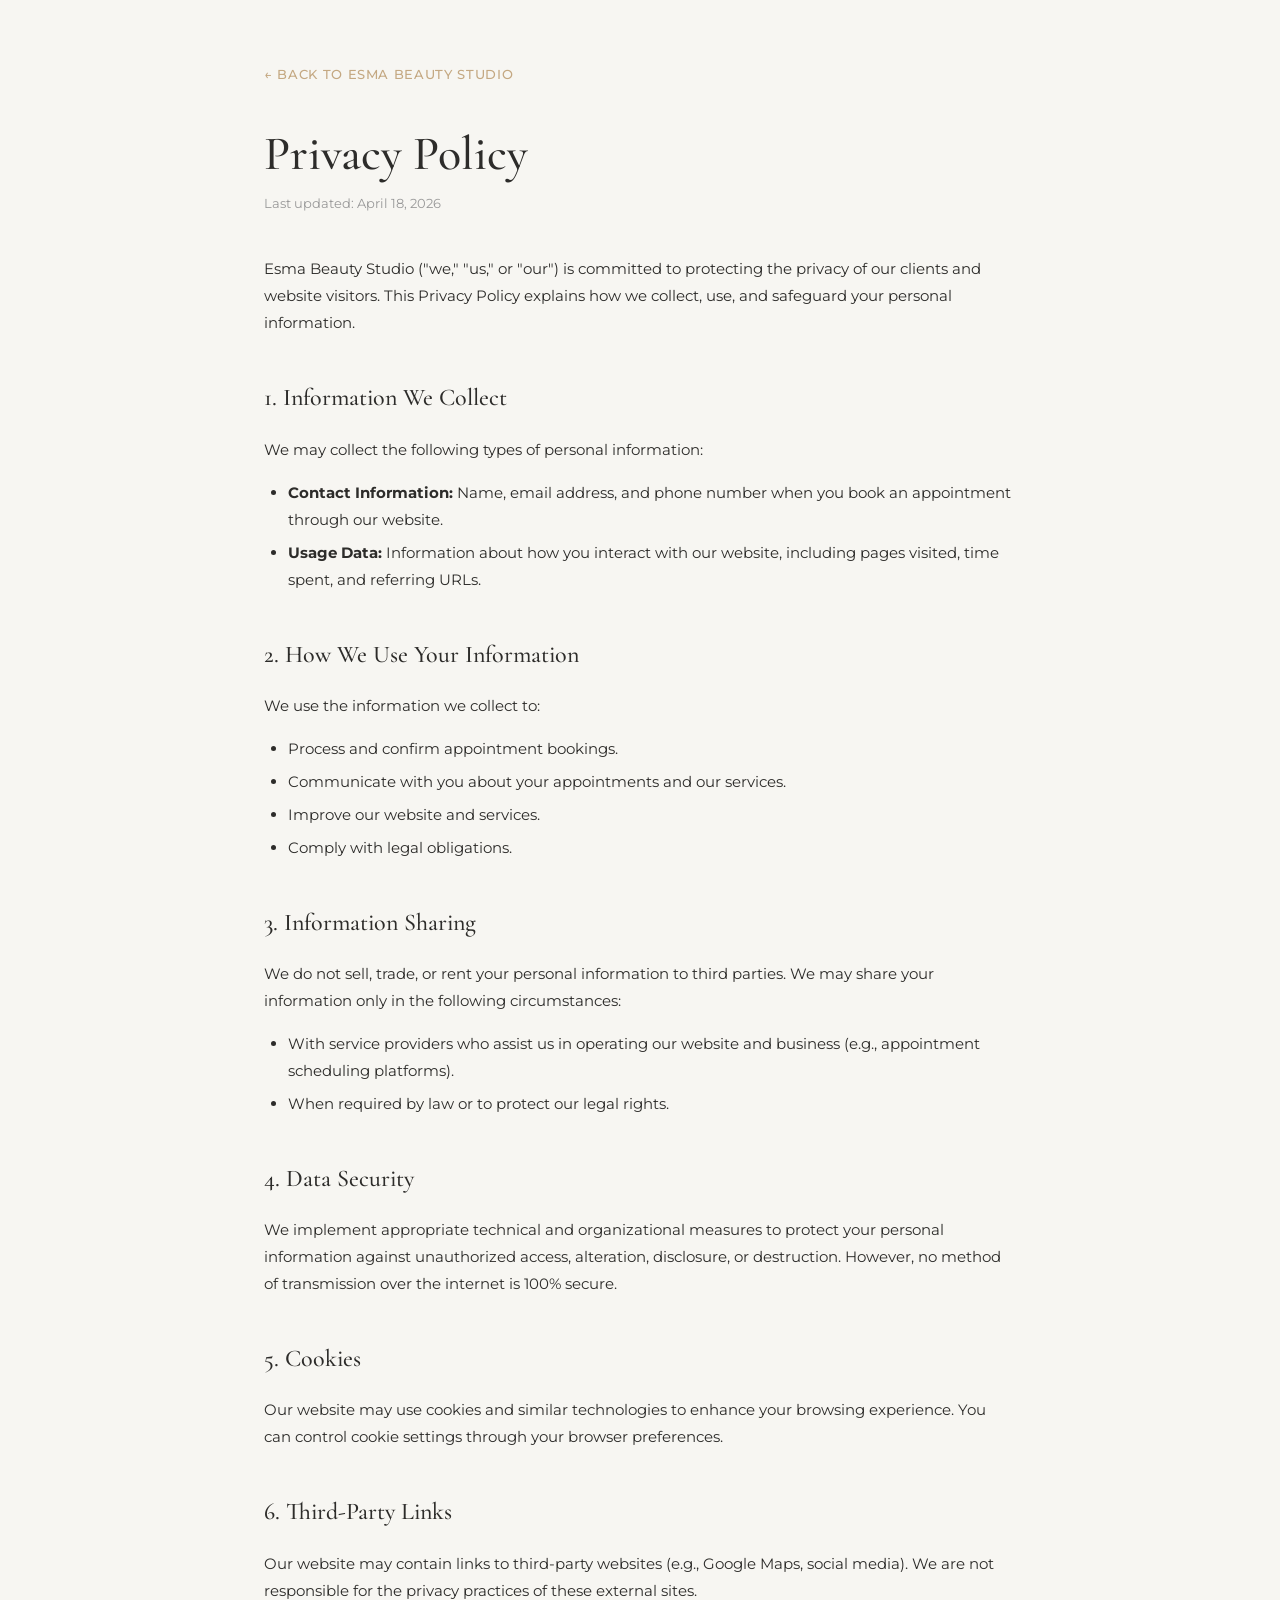
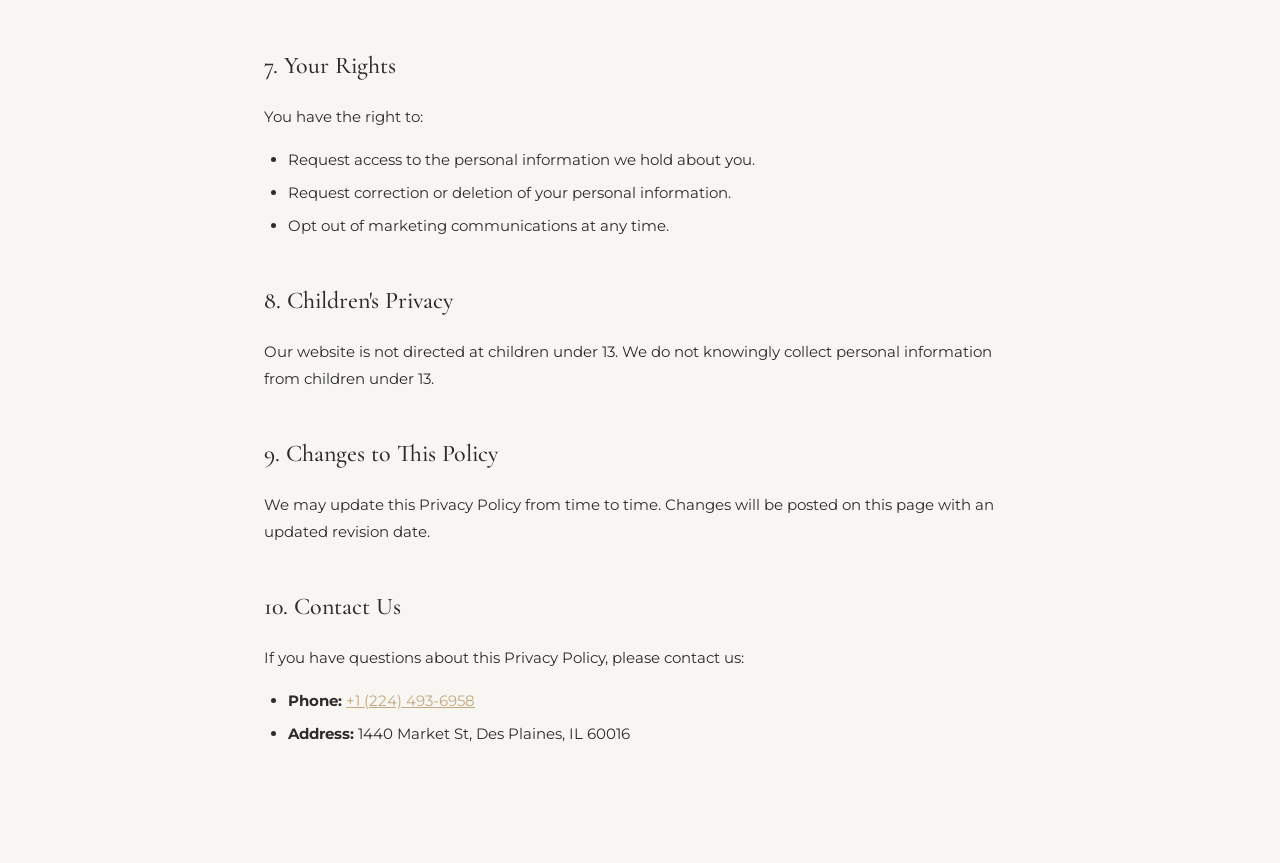
<file: privacy.html>
<!DOCTYPE html>
<html lang="en">
<head>
    <meta charset="UTF-8">
    <meta name="viewport" content="width=device-width, initial-scale=1.0">
    <title>Privacy Policy — Esma Beauty Studio</title>
    <meta name="description" content="Privacy Policy for Esma Beauty Studio. Learn how we collect, use, and protect your personal information.">
    <meta name="robots" content="noindex, follow">
    <link rel="icon" type="image/svg+xml" href="favicon.svg">
    <meta name="theme-color" content="#2D2C2A">
    <link rel="preconnect" href="https://fonts.googleapis.com">
    <link rel="preconnect" href="https://fonts.gstatic.com" crossorigin>
    <link href="https://fonts.googleapis.com/css2?family=Cormorant+Garamond:ital,wght@0,400;0,500;0,600&family=Montserrat:wght@300;400;500&display=swap" rel="stylesheet">
    <style>
        *, *::before, *::after { margin: 0; padding: 0; box-sizing: border-box; }
        body {
            font-family: 'Montserrat', sans-serif;
            font-size: 15px;
            line-height: 1.8;
            color: #2D2C2A;
            background: #F7F6F2;
        }
        .container {
            max-width: 800px;
            margin: 0 auto;
            padding: 60px 24px 100px;
        }
        .back-link {
            display: inline-flex;
            align-items: center;
            gap: 8px;
            color: #C4A882;
            text-decoration: none;
            font-size: 13px;
            font-weight: 500;
            letter-spacing: 0.05em;
            text-transform: uppercase;
            margin-bottom: 40px;
            transition: color 0.3s;
        }
        .back-link:hover { color: #2D2C2A; }
        h1 {
            font-family: 'Cormorant Garamond', serif;
            font-size: clamp(32px, 5vw, 48px);
            font-weight: 500;
            line-height: 1.2;
            margin-bottom: 8px;
        }
        .updated {
            color: #999;
            font-size: 13px;
            margin-bottom: 40px;
        }
        h2 {
            font-family: 'Cormorant Garamond', serif;
            font-size: 24px;
            font-weight: 500;
            margin: 40px 0 16px;
        }
        p, ul { margin-bottom: 16px; }
        ul { padding-left: 24px; }
        li { margin-bottom: 6px; }
        a { color: #C4A882; }
    </style>
</head>
<body>
    <div class="container">
        <a href="index.html" class="back-link">&larr; Back to Esma Beauty Studio</a>
        <h1>Privacy Policy</h1>
        <p class="updated">Last updated: April 18, 2026</p>

        <p>Esma Beauty Studio ("we," "us," or "our") is committed to protecting the privacy of our clients and website visitors. This Privacy Policy explains how we collect, use, and safeguard your personal information.</p>

        <h2>1. Information We Collect</h2>
        <p>We may collect the following types of personal information:</p>
        <ul>
            <li><strong>Contact Information:</strong> Name, email address, and phone number when you book an appointment through our website.</li>
            <li><strong>Usage Data:</strong> Information about how you interact with our website, including pages visited, time spent, and referring URLs.</li>
        </ul>

        <h2>2. How We Use Your Information</h2>
        <p>We use the information we collect to:</p>
        <ul>
            <li>Process and confirm appointment bookings.</li>
            <li>Communicate with you about your appointments and our services.</li>
            <li>Improve our website and services.</li>
            <li>Comply with legal obligations.</li>
        </ul>

        <h2>3. Information Sharing</h2>
        <p>We do not sell, trade, or rent your personal information to third parties. We may share your information only in the following circumstances:</p>
        <ul>
            <li>With service providers who assist us in operating our website and business (e.g., appointment scheduling platforms).</li>
            <li>When required by law or to protect our legal rights.</li>
        </ul>

        <h2>4. Data Security</h2>
        <p>We implement appropriate technical and organizational measures to protect your personal information against unauthorized access, alteration, disclosure, or destruction. However, no method of transmission over the internet is 100% secure.</p>

        <h2>5. Cookies</h2>
        <p>Our website may use cookies and similar technologies to enhance your browsing experience. You can control cookie settings through your browser preferences.</p>

        <h2>6. Third-Party Links</h2>
        <p>Our website may contain links to third-party websites (e.g., Google Maps, social media). We are not responsible for the privacy practices of these external sites.</p>

        <h2>7. Your Rights</h2>
        <p>You have the right to:</p>
        <ul>
            <li>Request access to the personal information we hold about you.</li>
            <li>Request correction or deletion of your personal information.</li>
            <li>Opt out of marketing communications at any time.</li>
        </ul>

        <h2>8. Children's Privacy</h2>
        <p>Our website is not directed at children under 13. We do not knowingly collect personal information from children under 13.</p>

        <h2>9. Changes to This Policy</h2>
        <p>We may update this Privacy Policy from time to time. Changes will be posted on this page with an updated revision date.</p>

        <h2>10. Contact Us</h2>
        <p>If you have questions about this Privacy Policy, please contact us:</p>
        <ul>
            <li><strong>Phone:</strong> <a href="tel:+12244936958">+1 (224) 493-6958</a></li>
            <li><strong>Address:</strong> 1440 Market St, Des Plaines, IL 60016</li>
        </ul>
    </div>
</body>
</html>
</file>
<file: css/style.css>
/* ============================================
   ESMA BEAUTY STUDIO — Premium CSS
   Clean, Minimalist, Premium, Soft Aesthetic
   ============================================ */

/* ============================================
   CUSTOM PROPERTIES (Design Tokens)
   ============================================ */
:root {
    /* Colors */
    --color-bg: #F7F6F2;
    --color-bg-alt: #EFEBE6;
    --color-bg-card: #FFFFFF;
    --color-bg-dark: #111111;
    --color-bg-dark-alt: #1C1A19;

    --color-text: #2D2C2A;
    --color-text-light: #8A8A8A;
    --color-text-muted: #A3A09B;
    --color-text-white: #F7F6F2;
    --color-text-heading: #1A1A1A;

    --color-accent: #C4A882;
    --color-accent-light: #D4BFA0;
    --color-border: #D5D0C8;
    --color-border-light: #E8E4DD;

    /* Typography */
    --font-serif: 'Cormorant Garamond', Georgia, 'Times New Roman', serif;
    --font-sans: 'Montserrat', -apple-system, BlinkMacSystemFont, 'Segoe UI', sans-serif;

    /* Spacing */
    --section-padding: 140px;
    --section-padding-mobile: 70px;
    --container-max: 1340px;
    --container-padding: 40px;

    /* Borders */
    --radius-sm: 8px;
    --radius-md: 12px;
    --radius-lg: 16px;
    --radius-xl: 24px;
    --radius-pill: 50px;

    /* Shadows */
    --shadow-soft: 0px 20px 40px rgba(0, 0, 0, 0.03);
    --shadow-card: 0px 10px 30px rgba(0, 0, 0, 0.04);
    --shadow-hover: 0px 20px 50px rgba(0, 0, 0, 0.08);

    /* Transitions */
    --transition: all 0.3s ease-in-out;
    --transition-slow: all 0.5s cubic-bezier(0.25, 0.46, 0.45, 0.94);
}

/* ============================================
   RESET & BASE
   ============================================ */
*, *::before, *::after {
    margin: 0;
    padding: 0;
    box-sizing: border-box;
}

html {
    scroll-behavior: smooth;
    -webkit-font-smoothing: antialiased;
    -moz-osx-font-smoothing: grayscale;
}

body {
    font-family: var(--font-sans);
    font-weight: 300;
    font-size: 15px;
    line-height: 1.6;
    color: var(--color-text);
    background-color: var(--color-bg);
    overflow-x: hidden;
}

body.no-scroll {
    overflow: hidden;
}

img {
    max-width: 100%;
    height: auto;
    display: block;
}

a {
    text-decoration: none;
    color: inherit;
    transition: var(--transition);
}

button {
    border: none;
    background: none;
    cursor: pointer;
    font-family: inherit;
    transition: var(--transition);
}

input {
    border: none;
    outline: none;
    font-family: inherit;
    background: transparent;
}

ul {
    list-style: none;
}

::selection {
    background: var(--color-accent);
    color: white;
}

/* ============================================
   PRELOADER
   ============================================ */
.preloader {
    position: fixed;
    top: 0;
    left: 0;
    width: 100%;
    height: 100%;
    background: var(--color-bg);
    z-index: 10000;
    display: flex;
    align-items: center;
    justify-content: center;
    transition: opacity 0.6s ease, visibility 0.6s ease;
}

.preloader.hidden {
    opacity: 0;
    visibility: hidden;
    pointer-events: none;
}

.preloader__inner {
    text-align: center;
}

.preloader__logo {
    font-family: var(--font-serif);
    font-size: 48px;
    font-weight: 300;
    color: var(--color-text-heading);
    letter-spacing: 0.05em;
    display: block;
    margin-bottom: 30px;
}

.preloader__bar {
    width: 200px;
    height: 2px;
    background: var(--color-border-light);
    border-radius: 2px;
    overflow: hidden;
    margin: 0 auto;
}

.preloader__progress {
    width: 0%;
    height: 100%;
    background: var(--color-text-heading);
    border-radius: 2px;
    animation: preloaderProgress 1.8s ease-in-out forwards;
}

@keyframes preloaderProgress {
    0% { width: 0%; }
    50% { width: 70%; }
    100% { width: 100%; }
}

/* ============================================
   UTILITY CLASSES
   ============================================ */
.section-tag {
    display: inline-block;
    font-family: var(--font-sans);
    font-size: 11px;
    font-weight: 500;
    letter-spacing: 0.15em;
    text-transform: uppercase;
    color: var(--color-text-light);
    margin-bottom: 20px;
    position: relative;
    padding-left: 40px;
}

.section-tag::before {
    content: '';
    position: absolute;
    left: 0;
    top: 50%;
    width: 25px;
    height: 1px;
    background: var(--color-text-light);
}

.section-title {
    font-family: var(--font-sans);
    font-size: clamp(32px, 5vw, 52px);
    font-weight: 300;
    line-height: 1.15;
    color: var(--color-text-heading);
    letter-spacing: -0.02em;
    margin-bottom: 30px;
}

.section-title em {
    font-family: var(--font-serif);
    font-style: italic;
    font-weight: 400;
}

/* ============================================
   BUTTONS
   ============================================ */
.btn {
    display: inline-flex;
    align-items: center;
    gap: 10px;
    font-family: var(--font-sans);
    font-size: 11px;
    font-weight: 500;
    letter-spacing: 0.12em;
    text-transform: uppercase;
    padding: 16px 32px;
    border-radius: var(--radius-pill);
    transition: var(--transition);
    cursor: pointer;
    white-space: nowrap;
}

.btn--primary {
    border: 1px solid var(--color-text-heading);
    color: var(--color-text-heading);
    background: transparent;
}

.btn--primary:hover {
    background: var(--color-text-heading);
    color: var(--color-bg);
}

.btn--ghost {
    border: 1px solid var(--color-border);
    color: var(--color-text);
    background: transparent;
}

.btn--ghost:hover {
    border-color: var(--color-text-heading);
    color: var(--color-text-heading);
}

.btn--filled {
    background: var(--color-text-heading);
    color: var(--color-bg);
    border: 1px solid var(--color-text-heading);
}

.btn--filled:hover {
    background: transparent;
    color: var(--color-text-heading);
}

.btn--filled-dark {
    background: var(--color-text-heading);
    color: var(--color-bg);
    border: 1px solid var(--color-text-heading);
    padding: 18px 40px;
    font-size: 12px;
}

.btn--filled-dark:hover {
    background: var(--color-accent);
    border-color: var(--color-accent);
    color: white;
}

.btn--white {
    border: 1px solid white;
    color: white;
    background: transparent;
}

.btn--white:hover {
    background: white;
    color: var(--color-text-heading);
}

.btn svg {
    width: 14px;
    height: 14px;
    transition: var(--transition);
}

.btn:hover svg {
    transform: translate(2px, -2px);
}

/* ============================================
   HEADER
   ============================================ */
.header {
    position: fixed;
    top: 0;
    left: 0;
    width: 100%;
    z-index: 1000;
    padding: 24px 0;
    transition: var(--transition-slow);
}

.header.scrolled {
    background: rgba(247, 246, 242, 0.92);
    backdrop-filter: blur(20px);
    -webkit-backdrop-filter: blur(20px);
    padding: 16px 0;
    box-shadow: 0 1px 0 rgba(0, 0, 0, 0.05);
}

.header__container {
    max-width: var(--container-max);
    margin: 0 auto;
    padding: 0 var(--container-padding);
    display: flex;
    align-items: center;
    justify-content: space-between;
}

.header__logo {
    font-family: var(--font-serif);
    font-size: 32px;
    font-weight: 400;
    color: var(--color-text-heading);
    letter-spacing: 0.05em;
    z-index: 10;
}

.header__nav {
    display: flex;
    align-items: center;
}

.header__nav-list {
    display: flex;
    gap: 36px;
}

.header__nav-link {
    font-size: 12px;
    font-weight: 400;
    letter-spacing: 0.1em;
    text-transform: uppercase;
    color: var(--color-text);
    position: relative;
}

.header__nav-link::after {
    content: '';
    position: absolute;
    bottom: -4px;
    left: 0;
    width: 0;
    height: 1px;
    background: var(--color-text-heading);
    transition: var(--transition);
}

.header__nav-link:hover::after {
    width: 100%;
}

.header__actions {
    display: flex;
    align-items: center;
    gap: 20px;
}

.header__cta {
    font-size: 11px;
    font-weight: 500;
    letter-spacing: 0.1em;
    text-transform: uppercase;
    color: var(--color-text-heading);
    border: 1px solid var(--color-text-heading);
    padding: 10px 24px;
    border-radius: var(--radius-pill);
}

.header__cta:hover {
    background: var(--color-text-heading);
    color: var(--color-bg);
}

/* Burger */
.header__burger {
    display: none;
    flex-direction: column;
    gap: 6px;
    padding: 8px;
    z-index: 10;
}

.header__burger span {
    display: block;
    width: 24px;
    height: 1px;
    background: var(--color-text-heading);
    transition: var(--transition);
}

/* ============================================
   MOBILE MENU
   ============================================ */
.mobile-menu {
    position: fixed;
    top: 0;
    left: 0;
    width: 100%;
    height: 100%;
    background: var(--color-bg);
    z-index: 9999;
    opacity: 0;
    visibility: hidden;
    transition: var(--transition-slow);
}

.mobile-menu.open {
    opacity: 1;
    visibility: visible;
}

.mobile-menu__inner {
    display: flex;
    flex-direction: column;
    justify-content: space-between;
    height: 100%;
    padding: 24px var(--container-padding);
}

.mobile-menu__header {
    display: flex;
    justify-content: space-between;
    align-items: center;
}

.mobile-menu__logo {
    font-family: var(--font-serif);
    font-size: 32px;
    font-weight: 400;
    color: var(--color-text-heading);
}

.mobile-menu__close {
    width: 40px;
    height: 40px;
    display: flex;
    align-items: center;
    justify-content: center;
    position: relative;
}

.mobile-menu__close span {
    position: absolute;
    width: 24px;
    height: 1px;
    background: var(--color-text-heading);
}

.mobile-menu__close span:first-child {
    transform: rotate(45deg);
}

.mobile-menu__close span:last-child {
    transform: rotate(-45deg);
}

.mobile-menu__nav {
    display: flex;
    flex-direction: column;
    gap: 8px;
}

.mobile-menu__link {
    font-family: var(--font-sans);
    font-size: clamp(28px, 6vw, 42px);
    font-weight: 300;
    color: var(--color-text-heading);
    padding: 8px 0;
    opacity: 0;
    transform: translateY(20px);
    transition: all 0.4s ease;
}

.mobile-menu.open .mobile-menu__link {
    opacity: 1;
    transform: translateY(0);
}

.mobile-menu.open .mobile-menu__link:nth-child(1) { transition-delay: 0.1s; }
.mobile-menu.open .mobile-menu__link:nth-child(2) { transition-delay: 0.15s; }
.mobile-menu.open .mobile-menu__link:nth-child(3) { transition-delay: 0.2s; }
.mobile-menu.open .mobile-menu__link:nth-child(4) { transition-delay: 0.25s; }
.mobile-menu.open .mobile-menu__link:nth-child(5) { transition-delay: 0.3s; }
.mobile-menu.open .mobile-menu__link:nth-child(6) { transition-delay: 0.35s; }
.mobile-menu.open .mobile-menu__link:nth-child(7) { transition-delay: 0.4s; }
.mobile-menu.open .mobile-menu__link:nth-child(8) { transition-delay: 0.45s; }

.mobile-menu__link:hover {
    color: var(--color-accent);
}

.mobile-menu__footer {
    padding-bottom: 20px;
}

.mobile-menu__phone {
    font-size: 18px;
    font-weight: 400;
    color: var(--color-text-heading);
    display: block;
    margin-bottom: 8px;
}

.mobile-menu__address {
    font-size: 14px;
    color: var(--color-text-light);
}

/* ============================================
   HERO SECTION
   ============================================ */
.hero {
    min-height: 100vh;
    display: flex;
    align-items: center;
    padding: 140px 0 100px;
    position: relative;
    overflow: hidden;
}

.hero__container {
    max-width: var(--container-max);
    margin: 0 auto;
    padding: 0 var(--container-padding);
    display: grid;
    grid-template-columns: 1fr 1fr;
    gap: 80px;
    align-items: center;
}

.hero__tagline {
    display: inline-block;
    font-size: 11px;
    font-weight: 500;
    letter-spacing: 0.2em;
    text-transform: uppercase;
    color: var(--color-text-light);
    margin-bottom: 24px;
}

.hero__title {
    font-family: var(--font-sans);
    font-size: clamp(36px, 5.5vw, 64px);
    font-weight: 300;
    line-height: 1.1;
    color: var(--color-text-heading);
    margin-bottom: 24px;
    letter-spacing: -0.02em;
}

.hero__title em {
    font-family: var(--font-serif);
    font-style: italic;
    font-weight: 400;
}

.hero__description {
    font-size: 16px;
    line-height: 1.7;
    color: var(--color-text-light);
    margin-bottom: 40px;
    max-width: 440px;
}

.hero__buttons {
    display: flex;
    gap: 16px;
    flex-wrap: wrap;
    margin-bottom: 60px;
}

.hero__stats {
    display: flex;
    gap: 48px;
}

.hero__stat {
    text-align: left;
}

.hero__stat-number {
    font-family: var(--font-serif);
    font-size: 42px;
    font-weight: 300;
    color: var(--color-text-heading);
    display: block;
    line-height: 1;
    margin-bottom: 6px;
}

.hero__stat-label {
    font-size: 11px;
    font-weight: 400;
    letter-spacing: 0.1em;
    text-transform: uppercase;
    color: var(--color-text-muted);
}

/* Hero Visual */
.hero__visual {
    position: relative;
    height: 600px;
}

.hero__image-main {
    position: absolute;
    top: 0;
    right: 0;
    width: 85%;
    height: 480px;
    border-radius: var(--radius-xl);
    overflow: hidden;
    box-shadow: var(--shadow-soft);
}

.hero__image-main img {
    width: 100%;
    height: 100%;
    object-fit: cover;
    filter: sepia(8%) contrast(95%) brightness(97%);
}

.hero__image-secondary {
    position: absolute;
    bottom: 0;
    left: 0;
    width: 55%;
    height: 280px;
    border-radius: var(--radius-xl);
    overflow: hidden;
    box-shadow: var(--shadow-hover);
    z-index: 2;
    border: 4px solid var(--color-bg);
}

.hero__image-secondary img {
    width: 100%;
    height: 100%;
    object-fit: cover;
    filter: sepia(8%) contrast(95%) brightness(97%);
}

.hero__float-badge {
    position: absolute;
    top: 50%;
    left: 40%;
    transform: translate(-50%, -50%);
    z-index: 3;
    background: var(--color-bg);
    padding: 16px 28px;
    border-radius: var(--radius-pill);
    box-shadow: var(--shadow-card);
}

.hero__badge-text {
    font-family: var(--font-serif);
    font-size: 14px;
    font-weight: 500;
    color: var(--color-text-heading);
    letter-spacing: 0.05em;
}

/* Scroll indicator */
.hero__scroll-indicator {
    position: absolute;
    bottom: 40px;
    left: 50%;
    transform: translateX(-50%);
    display: flex;
    flex-direction: column;
    align-items: center;
    gap: 8px;
}

.hero__scroll-indicator span {
    font-size: 10px;
    font-weight: 400;
    letter-spacing: 0.15em;
    text-transform: uppercase;
    color: var(--color-text-muted);
}

.hero__scroll-line {
    width: 1px;
    height: 40px;
    background: var(--color-border);
    position: relative;
    overflow: hidden;
}

.hero__scroll-line::after {
    content: '';
    position: absolute;
    top: -100%;
    left: 0;
    width: 100%;
    height: 100%;
    background: var(--color-text-heading);
    animation: scrollLine 2s ease infinite;
}

@keyframes scrollLine {
    0% { top: -100%; }
    100% { top: 100%; }
}

/* ============================================
   BOOKING STRIP
   ============================================ */
.booking-strip {
    padding: 0 var(--container-padding);
    margin-top: -40px;
    position: relative;
    z-index: 10;
}

.booking-strip__container {
    max-width: var(--container-max);
    margin: 0 auto;
    background: var(--color-bg-card);
    border-radius: var(--radius-xl);
    padding: 50px 60px;
    box-shadow: var(--shadow-hover);
    display: flex;
    align-items: center;
    gap: 60px;
}

.booking-strip__info {
    min-width: 200px;
}

.booking-strip__title {
    font-family: var(--font-sans);
    font-size: 22px;
    font-weight: 400;
    color: var(--color-text-heading);
    margin-bottom: 4px;
}

.booking-strip__subtitle {
    font-size: 13px;
    color: var(--color-text-muted);
}

.booking-strip__form {
    display: flex;
    align-items: center;
    gap: 32px;
    flex: 1;
}

.booking-strip__field {
    flex: 1;
    border-bottom: 1px solid var(--color-border);
    transition: var(--transition);
}

.booking-strip__field:focus-within {
    border-bottom-color: var(--color-text-heading);
    border-bottom-width: 2px;
}

.booking-strip__field input {
    width: 100%;
    padding: 12px 0;
    font-size: 14px;
    font-weight: 300;
    color: var(--color-text-heading);
}

.booking-strip__field input::placeholder {
    color: var(--color-text-muted);
    font-weight: 300;
}

/* ============================================
   ABOUT SECTION
   ============================================ */
.about {
    padding: var(--section-padding) 0;
}

.about__container {
    max-width: var(--container-max);
    margin: 0 auto;
    padding: 0 var(--container-padding);
    display: grid;
    grid-template-columns: 1fr 1.1fr;
    gap: 80px;
    align-items: center;
}

.about__text {
    font-size: 16px;
    line-height: 1.7;
    color: var(--color-text);
    margin-bottom: 20px;
}

.about__highlight {
    display: flex;
    align-items: flex-start;
    gap: 20px;
    margin: 36px 0;
    padding: 28px 0;
    border-top: 1px solid var(--color-border-light);
    border-bottom: 1px solid var(--color-border-light);
}

.about__highlight-line {
    width: 3px;
    min-height: 60px;
    background: var(--color-accent);
    border-radius: 2px;
    flex-shrink: 0;
}

.about__highlight-text {
    font-family: var(--font-serif);
    font-size: 20px;
    font-weight: 400;
    font-style: italic;
    color: var(--color-text-heading);
    line-height: 1.5;
}

/* About gallery */
.about__gallery {
    position: relative;
}

.about__gallery-grid {
    display: grid;
    grid-template-columns: 1fr 1fr;
    grid-template-rows: 200px 200px;
    gap: 16px;
}

.about__gallery-item {
    border-radius: var(--radius-lg);
    overflow: hidden;
}

.about__gallery-item img {
    width: 100%;
    height: 100%;
    object-fit: cover;
    filter: sepia(8%) contrast(95%) brightness(97%);
    transition: transform 0.6s ease;
}

.about__gallery-item:hover img {
    transform: scale(1.05);
}

.about__gallery-item--large {
    grid-column: 1 / 2;
    grid-row: 1 / 3;
}

.about__gallery-item--small {
    grid-column: 2 / 3;
    grid-row: 1 / 2;
}

.about__gallery-item--medium {
    grid-column: 2 / 3;
    grid-row: 2 / 3;
}

.about__instagram-badge {
    position: absolute;
    bottom: -20px;
    right: 30px;
    background: var(--color-bg-card);
    padding: 14px 24px;
    border-radius: var(--radius-pill);
    box-shadow: var(--shadow-card);
    display: inline-flex;
    align-items: center;
    gap: 8px;
    font-size: 12px;
    font-weight: 500;
    letter-spacing: 0.05em;
    text-transform: uppercase;
    color: var(--color-text-heading);
    z-index: 2;
    transition: var(--transition);
}

.about__instagram-badge:hover {
    box-shadow: var(--shadow-hover);
    transform: translateY(-2px);
}

/* ============================================
   OWNER SECTION
   ============================================ */
.owner {
    padding: var(--section-padding) 0;
    background: var(--color-bg-alt);
}

.owner__container {
    max-width: var(--container-max);
    margin: 0 auto;
    padding: 0 var(--container-padding);
    display: grid;
    grid-template-columns: 1fr 1.2fr;
    gap: 80px;
    align-items: center;
}

.owner__image {
    position: relative;
}

.owner__image img {
    width: 100%;
    max-width: 460px;
    aspect-ratio: 3 / 4;
    object-fit: cover;
    border-radius: var(--radius-xl);
    filter: sepia(6%) contrast(96%) brightness(98%);
}

.owner__image-accent {
    position: absolute;
    bottom: -20px;
    right: -20px;
    width: 60%;
    height: 60%;
    border: 1px solid var(--color-accent-light);
    border-radius: var(--radius-xl);
    z-index: -1;
}

.owner__text {
    font-size: 16px;
    line-height: 1.7;
    color: var(--color-text);
    margin-bottom: 20px;
}

.owner__text--accent {
    font-style: italic;
    color: var(--color-text-light);
    border-left: 2px solid var(--color-accent);
    padding-left: 20px;
    margin-top: 28px;
}

.owner__signature {
    margin-top: 40px;
    padding-top: 24px;
    border-top: 1px solid var(--color-border-light);
}

.owner__signature-name {
    font-family: var(--font-serif);
    font-size: 28px;
    font-weight: 400;
    font-style: italic;
    color: var(--color-text-heading);
    display: block;
    margin-bottom: 4px;
}

.owner__signature-role {
    font-size: 12px;
    font-weight: 400;
    letter-spacing: 0.1em;
    text-transform: uppercase;
    color: var(--color-text-muted);
}

/* ============================================
   WHY US SECTION
   ============================================ */
.why-us {
    padding: var(--section-padding) 0;
}

.why-us__container {
    max-width: var(--container-max);
    margin: 0 auto;
    padding: 0 var(--container-padding);
}

.why-us__header {
    text-align: center;
    margin-bottom: 70px;
}

.why-us__header .section-tag {
    padding-left: 0;
}

.why-us__header .section-tag::before {
    display: none;
}

.why-us__grid {
    display: grid;
    grid-template-columns: repeat(4, 1fr);
    gap: 24px;
}

.why-us__card {
    background: var(--color-bg-card);
    border-radius: var(--radius-lg);
    padding: 44px 32px;
    transition: var(--transition-slow);
    position: relative;
    overflow: hidden;
}

.why-us__card::before {
    content: '';
    position: absolute;
    top: 0;
    left: 0;
    width: 100%;
    height: 3px;
    background: var(--color-accent);
    transform: scaleX(0);
    transform-origin: left;
    transition: transform 0.5s ease;
}

.why-us__card:hover::before {
    transform: scaleX(1);
}

.why-us__card:hover {
    box-shadow: var(--shadow-hover);
    transform: translateY(-4px);
}

.why-us__card-number {
    font-family: var(--font-serif);
    font-size: 48px;
    font-weight: 300;
    color: var(--color-border-light);
    display: block;
    margin-bottom: 20px;
    line-height: 1;
}

.why-us__card-title {
    font-family: var(--font-sans);
    font-size: 18px;
    font-weight: 400;
    color: var(--color-text-heading);
    margin-bottom: 12px;
}

.why-us__card-text {
    font-size: 14px;
    line-height: 1.6;
    color: var(--color-text-light);
}

/* ============================================
   SERVICES SECTION
   ============================================ */
.services {
    padding: var(--section-padding) 0;
    background: var(--color-bg-alt);
}

.services__container {
    max-width: var(--container-max);
    margin: 0 auto;
    padding: 0 var(--container-padding);
}

.services__header {
    text-align: center;
    margin-bottom: 70px;
}

.services__header .section-tag {
    padding-left: 0;
}

.services__header .section-tag::before {
    display: none;
}

.services__intro {
    font-size: 16px;
    color: var(--color-text-light);
    max-width: 500px;
    margin: 0 auto;
}

/* Visual Grid */
.services__visual-grid {
    display: grid;
    grid-template-columns: repeat(3, 1fr);
    grid-auto-rows: 280px;
    gap: 16px;
    margin-bottom: 80px;
}

.services__visual-card {
    position: relative;
    border-radius: var(--radius-lg);
    overflow: hidden;
    cursor: pointer;
}

.services__visual-card img {
    width: 100%;
    height: 100%;
    object-fit: cover;
    filter: sepia(8%) contrast(95%) brightness(92%);
    transition: transform 0.6s ease;
}

.services__visual-card:hover img {
    transform: scale(1.05);
}

.services__visual-overlay {
    position: absolute;
    bottom: 0;
    left: 0;
    right: 0;
    padding: 28px;
    background: linear-gradient(transparent, rgba(0, 0, 0, 0.6));
    display: flex;
    flex-direction: column;
    justify-content: flex-end;
}

.services__visual-tag {
    font-size: 10px;
    font-weight: 500;
    letter-spacing: 0.15em;
    text-transform: uppercase;
    color: rgba(255, 255, 255, 0.8);
    margin-bottom: 6px;
}

.services__visual-title {
    font-family: var(--font-sans);
    font-size: 20px;
    font-weight: 400;
    color: white;
}

.services__visual-arrow {
    position: absolute;
    top: 20px;
    right: 20px;
    width: 40px;
    height: 40px;
    border: 1px solid rgba(255, 255, 255, 0.4);
    border-radius: 50%;
    display: flex;
    align-items: center;
    justify-content: center;
    color: white;
    transition: var(--transition);
    opacity: 0;
    transform: translate(-10px, 10px);
}

.services__visual-card:hover .services__visual-arrow {
    opacity: 1;
    transform: translate(0, 0);
}

.services__visual-card--large {
    grid-row: span 2;
}

.services__visual-card--wide {
    grid-column: span 2;
}

/* Price List */
.services__pricelist {
    max-width: 900px;
    margin: 0 auto;
}

.services__pricelist-heading {
    font-family: var(--font-sans);
    font-size: 14px;
    font-weight: 500;
    letter-spacing: 0.12em;
    text-transform: uppercase;
    color: var(--color-text-light);
    text-align: center;
    margin-bottom: 40px;
    position: relative;
}

.services__pricelist-heading::after {
    content: '';
    display: block;
    width: 40px;
    height: 1px;
    background: var(--color-border);
    margin: 16px auto 0;
}

.services__category {
    border-bottom: 1px solid var(--color-border-light);
    margin-bottom: 0;
}

.services__category-header {
    display: flex;
    justify-content: space-between;
    align-items: center;
    padding: 28px 0;
    cursor: pointer;
    transition: var(--transition);
}

.services__category-header:hover {
    opacity: 0.8;
}

.services__category-title {
    font-family: var(--font-sans);
    font-size: 18px;
    font-weight: 400;
    color: var(--color-text-heading);
    margin-bottom: 4px;
}

.services__category-desc {
    font-size: 13px;
    color: var(--color-text-muted);
    max-width: 500px;
}

.services__category-meta {
    display: flex;
    align-items: center;
    gap: 16px;
}

.services__category-duration {
    font-size: 12px;
    font-weight: 400;
    letter-spacing: 0.05em;
    color: var(--color-text-muted);
    white-space: nowrap;
}

.services__category-toggle {
    width: 32px;
    height: 32px;
    border: 1px solid var(--color-border);
    border-radius: 50%;
    display: flex;
    align-items: center;
    justify-content: center;
    transition: var(--transition);
    color: var(--color-text);
}

.services__category-header.active .services__category-toggle {
    transform: rotate(180deg);
    background: var(--color-text-heading);
    border-color: var(--color-text-heading);
    color: var(--color-bg);
}

.services__category-body {
    max-height: 0;
    overflow: hidden;
    transition: max-height 0.5s ease;
    padding: 0 0 0 20px;
}

.services__category-body.open {
    max-height: 600px;
    padding-bottom: 24px;
}

.services__price-row {
    display: flex;
    align-items: baseline;
    gap: 12px;
    padding: 10px 0;
}

.services__price-name {
    font-size: 15px;
    font-weight: 300;
    color: var(--color-text);
    white-space: nowrap;
}

.services__price-time {
    font-size: 12px;
    color: var(--color-text-muted);
    font-weight: 300;
}

.services__price-dots {
    flex: 1;
    border-bottom: 1px dotted var(--color-border);
    min-width: 30px;
    margin-bottom: 4px;
}

.services__price-value {
    font-family: var(--font-serif);
    font-size: 20px;
    font-weight: 500;
    color: var(--color-text-heading);
    white-space: nowrap;
}

.services__price-row--note {
    display: block;
    padding: 0 0 6px;
}

.services__price-note {
    font-size: 13px;
    font-style: italic;
    color: var(--color-text-muted);
}

/* ============================================
   MARQUEE
   ============================================ */
.marquee {
    padding: 60px 0;
    overflow: hidden;
}

.marquee__track {
    display: flex;
    animation: marquee 30s linear infinite;
    white-space: nowrap;
}

.marquee__item {
    font-family: var(--font-serif);
    font-size: clamp(32px, 5vw, 60px);
    font-weight: 300;
    font-style: italic;
    color: var(--color-border);
    padding: 0 40px;
    flex-shrink: 0;
}

@keyframes marquee {
    0% { transform: translateX(0); }
    100% { transform: translateX(-50%); }
}

/* ============================================
   TEAM SECTION
   ============================================ */
.team {
    padding: var(--section-padding) 0;
}

.team__container {
    max-width: var(--container-max);
    margin: 0 auto;
    padding: 0 var(--container-padding);
}

.team__header {
    text-align: center;
    margin-bottom: 60px;
}

.team__header .section-tag {
    padding-left: 0;
}

.team__header .section-tag::before {
    display: none;
}

.team__intro {
    font-size: 16px;
    color: var(--color-text-light);
    max-width: 480px;
    margin: 0 auto;
}

.team__group {
    margin-bottom: 60px;
}

.team__group-title {
    font-family: var(--font-sans);
    font-size: 13px;
    font-weight: 500;
    letter-spacing: 0.12em;
    text-transform: uppercase;
    color: var(--color-text-light);
    margin-bottom: 30px;
    display: flex;
    align-items: center;
    gap: 10px;
}

.team__group-badge {
    color: var(--color-accent);
    font-size: 16px;
}

.team__carousel {
    overflow: hidden;
    position: relative;
}

.team__carousel-track {
    display: flex;
    gap: 24px;
    transition: transform 0.6s cubic-bezier(0.25, 0.46, 0.45, 0.94);
}

.team__member {
    flex: 0 0 calc(25% - 18px);
    min-width: 220px;
}

.team__member-photo {
    aspect-ratio: 3 / 4;
    border-radius: var(--radius-lg);
    overflow: hidden;
    margin-bottom: 16px;
    position: relative;
}

.team__member-photo::after {
    content: '';
    position: absolute;
    top: 0;
    left: 0;
    width: 100%;
    height: 100%;
    background: rgba(0, 0, 0, 0);
    transition: var(--transition);
}

.team__member:hover .team__member-photo::after {
    background: rgba(0, 0, 0, 0.08);
}

.team__member-photo img {
    width: 100%;
    height: 100%;
    object-fit: cover;
    filter: sepia(6%) contrast(96%) brightness(98%);
    transition: transform 0.6s ease;
}

.team__member:hover .team__member-photo img {
    transform: scale(1.03);
}

.team__member-name {
    font-family: var(--font-sans);
    font-size: 16px;
    font-weight: 500;
    color: var(--color-text-heading);
    margin-bottom: 4px;
}

.team__member-role {
    font-size: 13px;
    color: var(--color-text-muted);
}

.team__nav {
    display: flex;
    justify-content: center;
    gap: 16px;
    margin-top: 40px;
}

.team__nav-btn {
    width: 48px;
    height: 48px;
    border: 1px solid var(--color-border);
    border-radius: 50%;
    display: flex;
    align-items: center;
    justify-content: center;
    color: var(--color-text);
    transition: var(--transition);
}

.team__nav-btn:hover {
    background: var(--color-text-heading);
    border-color: var(--color-text-heading);
    color: var(--color-bg);
}

/* ============================================
   GALLERY SECTION
   ============================================ */
.gallery {
    padding: var(--section-padding) 0;
    background: var(--color-bg-alt);
}

.gallery__container {
    max-width: var(--container-max);
    margin: 0 auto;
    padding: 0 var(--container-padding);
}

.gallery__header {
    text-align: center;
    margin-bottom: 50px;
}

.gallery__header .section-tag {
    padding-left: 0;
}

.gallery__header .section-tag::before {
    display: none;
}

.gallery__intro {
    font-size: 16px;
    color: var(--color-text-light);
    max-width: 480px;
    margin: 0 auto;
}

.gallery__filters {
    display: flex;
    justify-content: center;
    gap: 10px;
    margin-bottom: 40px;
    flex-wrap: wrap;
}

.gallery__filter {
    font-size: 12px;
    font-weight: 400;
    letter-spacing: 0.08em;
    text-transform: uppercase;
    color: var(--color-text-light);
    padding: 10px 22px;
    border: 1px solid var(--color-border-light);
    border-radius: var(--radius-pill);
    transition: var(--transition);
}

.gallery__filter:hover,
.gallery__filter--active {
    background: var(--color-text-heading);
    border-color: var(--color-text-heading);
    color: var(--color-bg);
}

.gallery__grid {
    display: grid;
    grid-template-columns: repeat(4, 1fr);
    grid-auto-rows: 260px;
    gap: 16px;
}

.gallery__item {
    border-radius: var(--radius-lg);
    overflow: hidden;
    cursor: pointer;
    position: relative;
}

.gallery__item::after {
    content: '';
    position: absolute;
    top: 0;
    left: 0;
    width: 100%;
    height: 100%;
    background: rgba(0, 0, 0, 0);
    transition: var(--transition);
}

.gallery__item:hover::after {
    background: rgba(0, 0, 0, 0.1);
}

.gallery__item img {
    width: 100%;
    height: 100%;
    object-fit: cover;
    filter: sepia(8%) contrast(95%) brightness(97%);
    transition: transform 0.6s ease;
}

.gallery__item:hover img {
    transform: scale(1.05);
}

.gallery__item--tall {
    grid-row: span 2;
}

.gallery__item--wide {
    grid-column: span 2;
}

/* ============================================
   REVIEWS SECTION
   ============================================ */
.reviews {
    padding: var(--section-padding) 0;
}

.reviews__container {
    max-width: var(--container-max);
    margin: 0 auto;
    padding: 0 var(--container-padding);
}

.reviews__header {
    text-align: center;
    margin-bottom: 60px;
}

.reviews__header .section-tag {
    padding-left: 0;
}

.reviews__header .section-tag::before {
    display: none;
}

.reviews__grid {
    display: grid;
    grid-template-columns: repeat(3, 1fr);
    gap: 24px;
}

.reviews__card {
    background: var(--color-bg-card);
    border-radius: var(--radius-lg);
    padding: 36px;
    box-shadow: var(--shadow-soft);
    transition: var(--transition-slow);
}

.reviews__card:hover {
    box-shadow: var(--shadow-hover);
}

.reviews__card--rotated-left {
    transform: rotate(-1.5deg);
}

.reviews__card--rotated-left:hover {
    transform: rotate(0deg) translateY(-4px);
}

.reviews__card--rotated-right {
    transform: rotate(1.5deg);
}

.reviews__card--rotated-right:hover {
    transform: rotate(0deg) translateY(-4px);
}

.reviews__card--featured {
    background: var(--color-text-heading);
    color: var(--color-text-white);
}

.reviews__card--featured .reviews__text {
    color: rgba(255, 255, 255, 0.85);
}

.reviews__card--featured .reviews__author-name {
    color: white;
}

.reviews__card--featured .reviews__author-source {
    color: rgba(255, 255, 255, 0.5);
}

.reviews__stars {
    font-size: 16px;
    letter-spacing: 4px;
    color: var(--color-accent);
    margin-bottom: 20px;
}

.reviews__text {
    font-size: 15px;
    line-height: 1.7;
    color: var(--color-text);
    margin-bottom: 24px;
    font-style: italic;
}

.reviews__author-name {
    font-family: var(--font-sans);
    font-size: 14px;
    font-weight: 500;
    color: var(--color-text-heading);
    display: block;
    margin-bottom: 2px;
}

.reviews__author-source {
    font-size: 12px;
    color: var(--color-text-muted);
}

/* ============================================
   PROMO SECTION
   ============================================ */
.promo {
    padding: 80px 0;
}

.promo__container {
    max-width: var(--container-max);
    margin: 0 auto;
    padding: 0 var(--container-padding);
    display: grid;
    grid-template-columns: 1fr 1fr;
    gap: 24px;
}

.promo__card {
    position: relative;
    border-radius: var(--radius-xl);
    overflow: hidden;
    min-height: 420px;
    display: flex;
    align-items: flex-end;
}

.promo__card-bg {
    position: absolute;
    top: 0;
    left: 0;
    width: 100%;
    height: 100%;
    object-fit: cover;
    filter: sepia(10%) contrast(90%) brightness(70%);
}

.promo__card-content {
    position: relative;
    z-index: 2;
    padding: 48px;
    width: 100%;
}

.promo__card-badge {
    display: inline-block;
    font-size: 10px;
    font-weight: 500;
    letter-spacing: 0.15em;
    text-transform: uppercase;
    color: white;
    padding: 6px 16px;
    border: 1px solid rgba(255, 255, 255, 0.4);
    border-radius: var(--radius-pill);
    margin-bottom: 20px;
}

.promo__card-title {
    font-family: var(--font-sans);
    font-size: 36px;
    font-weight: 300;
    color: white;
    margin-bottom: 12px;
    line-height: 1.15;
}

.promo__card-text {
    font-size: 14px;
    line-height: 1.6;
    color: rgba(255, 255, 255, 0.75);
    margin-bottom: 28px;
    max-width: 320px;
}

/* ============================================
   FAQ SECTION
   ============================================ */
.faq {
    padding: var(--section-padding) 0;
    background: var(--color-bg-alt);
}

.faq__container {
    max-width: 800px;
    margin: 0 auto;
    padding: 0 var(--container-padding);
}

.faq__header {
    text-align: center;
    margin-bottom: 60px;
}

.faq__header .section-tag {
    padding-left: 0;
}

.faq__header .section-tag::before {
    display: none;
}

.faq__item {
    border-bottom: 1px solid var(--color-border-light);
}

.faq__question {
    display: flex;
    justify-content: space-between;
    align-items: center;
    width: 100%;
    padding: 24px 0;
    text-align: left;
    font-family: var(--font-sans);
    font-size: 16px;
    font-weight: 400;
    color: var(--color-text-heading);
}

.faq__question:hover {
    color: var(--color-accent);
}

.faq__icon {
    flex-shrink: 0;
    transition: transform 0.3s ease;
    color: var(--color-text-light);
}

.faq__item.active .faq__icon {
    transform: rotate(45deg);
}

.faq__answer {
    max-height: 0;
    overflow: hidden;
    transition: max-height 0.5s ease;
}

.faq__answer p {
    font-size: 15px;
    line-height: 1.7;
    color: var(--color-text-light);
    padding-bottom: 24px;
}

.faq__item.active .faq__answer {
    max-height: 300px;
}

/* ============================================
   CONTACT SECTION
   ============================================ */
.contact {
    padding: var(--section-padding) 0;
}

.contact__container {
    max-width: var(--container-max);
    margin: 0 auto;
    padding: 0 var(--container-padding);
    display: grid;
    grid-template-columns: 1fr 1.2fr;
    gap: 60px;
    align-items: center;
}

.contact__details {
    margin: 40px 0;
}

.contact__detail {
    margin-bottom: 28px;
}

.contact__detail-label {
    font-size: 11px;
    font-weight: 500;
    letter-spacing: 0.12em;
    text-transform: uppercase;
    color: var(--color-text-muted);
    display: block;
    margin-bottom: 8px;
}

.contact__detail-value {
    font-size: 16px;
    color: var(--color-text-heading);
    line-height: 1.5;
}

.contact__detail-link:hover {
    color: var(--color-accent);
}

.contact__hours-row {
    display: flex;
    justify-content: space-between;
    font-size: 15px;
    color: var(--color-text);
    padding: 6px 0;
    max-width: 300px;
}

.contact__map {
    border-radius: var(--radius-xl);
    overflow: hidden;
    height: 480px;
    box-shadow: var(--shadow-soft);
}

.contact__map iframe {
    border-radius: var(--radius-xl);
}

/* ============================================
   CTA SECTION
   ============================================ */
.cta {
    padding: 100px 0;
    text-align: center;
}

.cta__container {
    max-width: 700px;
    margin: 0 auto;
    padding: 0 var(--container-padding);
}

.cta__title {
    font-family: var(--font-sans);
    font-size: clamp(32px, 5vw, 52px);
    font-weight: 300;
    line-height: 1.15;
    color: var(--color-text-heading);
    margin-bottom: 16px;
}

.cta__title em {
    font-family: var(--font-serif);
    font-style: italic;
    font-weight: 400;
}

.cta__text {
    font-size: 16px;
    color: var(--color-text-light);
    margin-bottom: 40px;
}

.cta__buttons {
    display: flex;
    justify-content: center;
    gap: 16px;
    flex-wrap: wrap;
}

/* ============================================
   FOOTER
   ============================================ */
.footer {
    background: var(--color-bg-dark);
    color: var(--color-text-white);
    padding: 80px 0 0;
    position: relative;
    overflow: hidden;
}

.footer__container {
    max-width: var(--container-max);
    margin: 0 auto;
    padding: 0 var(--container-padding);
}

.footer__top {
    display: grid;
    grid-template-columns: 1fr 2fr;
    gap: 80px;
    padding-bottom: 60px;
    border-bottom: 1px solid rgba(255, 255, 255, 0.08);
}

.footer__logo {
    font-family: var(--font-serif);
    font-size: 36px;
    font-weight: 400;
    color: white;
    letter-spacing: 0.05em;
    display: inline-block;
    margin-bottom: 8px;
}

.footer__tagline {
    font-size: 12px;
    font-weight: 300;
    letter-spacing: 0.1em;
    text-transform: uppercase;
    color: rgba(255, 255, 255, 0.4);
    margin-bottom: 20px;
}

.footer__brand-text {
    font-size: 14px;
    line-height: 1.7;
    color: rgba(255, 255, 255, 0.5);
    max-width: 280px;
}

.footer__links {
    display: grid;
    grid-template-columns: repeat(3, 1fr);
    gap: 40px;
}

.footer__col-title {
    font-size: 11px;
    font-weight: 500;
    letter-spacing: 0.12em;
    text-transform: uppercase;
    color: rgba(255, 255, 255, 0.6);
    margin-bottom: 20px;
}

.footer__link {
    display: block;
    font-size: 14px;
    font-weight: 300;
    color: rgba(255, 255, 255, 0.6);
    padding: 5px 0;
    transition: var(--transition);
}

.footer__link:hover {
    color: white;
    padding-left: 6px;
}

.footer__hours {
    font-size: 14px;
    font-weight: 300;
    color: rgba(255, 255, 255, 0.5);
    line-height: 1.7;
}

.footer__bottom {
    display: flex;
    justify-content: space-between;
    align-items: center;
    padding: 28px 0;
}

.footer__copyright {
    font-size: 13px;
    color: rgba(255, 255, 255, 0.3);
}

.footer__link--inline {
    color: rgba(255, 255, 255, 0.4);
    text-decoration: none;
    transition: color 0.3s;
}

.footer__link--inline:hover {
    color: var(--color-accent);
}

.footer__social {
    display: flex;
    gap: 16px;
}

.footer__social-link {
    width: 40px;
    height: 40px;
    border: 1px solid rgba(255, 255, 255, 0.15);
    border-radius: 50%;
    display: flex;
    align-items: center;
    justify-content: center;
    color: rgba(255, 255, 255, 0.5);
    transition: var(--transition);
}

.footer__social-link:hover {
    background: white;
    border-color: white;
    color: var(--color-bg-dark);
}

/* Footer Decorative Image */
.footer__decor {
    position: absolute;
    bottom: 0;
    right: 8%;
    z-index: 2;
    pointer-events: none;
}

.footer__decor img {
    width: 220px;
    height: 300px;
    object-fit: cover;
    border-radius: var(--radius-lg) var(--radius-lg) 0 0;
    filter: sepia(15%) contrast(90%) brightness(80%);
    opacity: 0.5;
    mask-image: linear-gradient(to top, rgba(0,0,0,1) 0%, rgba(0,0,0,0) 100%);
    -webkit-mask-image: linear-gradient(to top, rgba(0,0,0,1) 0%, rgba(0,0,0,0) 100%);
}

/* ============================================
   BACK TO TOP
   ============================================ */
.back-to-top {
    position: fixed;
    bottom: 32px;
    right: 32px;
    width: 48px;
    height: 48px;
    background: var(--color-bg-card);
    border: 1px solid var(--color-border);
    border-radius: 50%;
    display: flex;
    align-items: center;
    justify-content: center;
    color: var(--color-text-heading);
    z-index: 100;
    opacity: 0;
    visibility: hidden;
    transform: translateY(20px);
    transition: var(--transition);
    box-shadow: var(--shadow-card);
}

.back-to-top.visible {
    opacity: 1;
    visibility: visible;
    transform: translateY(0);
}

.back-to-top:hover {
    background: var(--color-text-heading);
    border-color: var(--color-text-heading);
    color: var(--color-bg);
}

/* ============================================
   SCROLL ANIMATIONS
   ============================================ */
[data-animate] {
    opacity: 0;
    transform: translateY(40px);
    transition: opacity 0.8s ease, transform 0.8s cubic-bezier(0.25, 0.46, 0.45, 0.94);
}

[data-animate="fade-left"] {
    transform: translateX(40px);
}

[data-animate="fade-right"] {
    transform: translateX(-40px);
}

[data-animate].animated {
    opacity: 1;
    transform: translate(0, 0);
}

/* ============================================
   RESPONSIVE — TABLET (<=1024px)
   ============================================ */
@media (max-width: 1024px) {
    :root {
        --section-padding: 100px;
        --container-padding: 30px;
    }

    .header__nav {
        display: none;
    }

    .header__burger {
        display: flex;
    }

    .hero__container {
        grid-template-columns: 1fr;
        gap: 50px;
    }

    .hero__visual {
        height: 400px;
    }

    .hero__image-main {
        width: 75%;
        height: 340px;
    }

    .hero__image-secondary {
        width: 50%;
        height: 200px;
    }

    .booking-strip__container {
        flex-direction: column;
        gap: 30px;
        padding: 40px;
    }

    .booking-strip__form {
        flex-wrap: wrap;
        gap: 20px;
    }

    .booking-strip__field {
        flex: 1 1 calc(50% - 10px);
        min-width: 200px;
    }

    .about__container {
        grid-template-columns: 1fr;
        gap: 50px;
    }

    .owner__container {
        grid-template-columns: 1fr;
        gap: 50px;
        text-align: center;
    }

    .owner__image {
        display: flex;
        justify-content: center;
    }

    .owner__image img {
        max-width: 340px;
    }

    .owner__text--accent {
        text-align: left;
    }

    .why-us__grid {
        grid-template-columns: repeat(2, 1fr);
    }

    .services__visual-grid {
        grid-template-columns: repeat(2, 1fr);
        grid-auto-rows: 240px;
    }

    .services__visual-card--large {
        grid-row: span 1;
    }

    .services__visual-card--wide {
        grid-column: span 1;
    }

    .contact__container {
        grid-template-columns: 1fr;
        gap: 40px;
    }

    .contact__map {
        height: 350px;
    }

    .reviews__grid {
        grid-template-columns: repeat(2, 1fr);
    }

    .promo__container {
        grid-template-columns: 1fr;
    }

    .footer__top {
        grid-template-columns: 1fr;
        gap: 40px;
    }

    .gallery__grid {
        grid-template-columns: repeat(3, 1fr);
        grid-auto-rows: 220px;
    }

    .team__member {
        flex: 0 0 calc(33.333% - 16px);
    }
}

/* ============================================
   RESPONSIVE — MOBILE (<=768px)
   ============================================ */
@media (max-width: 768px) {
    :root {
        --section-padding: 70px;
        --container-padding: 20px;
    }

    .hero {
        min-height: auto;
        padding: 120px 0 60px;
    }

    .hero__title {
        font-size: clamp(30px, 8vw, 42px);
    }

    .hero__visual {
        height: 320px;
    }

    .hero__image-main {
        width: 80%;
        height: 280px;
    }

    .hero__image-secondary {
        width: 55%;
        height: 180px;
    }

    .hero__float-badge {
        display: none;
    }

    .hero__stats {
        gap: 28px;
    }

    .hero__stat-number {
        font-size: 32px;
    }

    .hero__scroll-indicator {
        display: none;
    }

    .booking-strip {
        margin-top: -20px;
    }

    .booking-strip__container {
        padding: 30px 24px;
    }

    .booking-strip__form {
        flex-direction: column;
        gap: 16px;
    }

    .booking-strip__field {
        flex: 1 1 100%;
    }

    .booking-strip__form .btn {
        width: 100%;
        justify-content: center;
    }

    .about__gallery-grid {
        grid-template-columns: 1fr;
        grid-template-rows: auto;
    }

    .about__gallery-item--large {
        grid-column: auto;
        grid-row: auto;
    }

    .about__gallery-item {
        height: 200px;
    }

    .why-us__grid {
        grid-template-columns: 1fr;
    }

    .services__visual-grid {
        grid-template-columns: 1fr;
        grid-auto-rows: 220px;
    }

    .services__category-header {
        flex-direction: column;
        align-items: flex-start;
        gap: 12px;
    }

    .services__category-meta {
        width: 100%;
        justify-content: space-between;
    }

    .gallery__grid {
        grid-template-columns: repeat(2, 1fr);
        grid-auto-rows: 180px;
    }

    .gallery__item--tall {
        grid-row: span 1;
    }

    .gallery__item--wide {
        grid-column: span 1;
    }

    .reviews__grid {
        grid-template-columns: 1fr;
    }

    .reviews__card--rotated-left,
    .reviews__card--rotated-right {
        transform: none;
    }

    .reviews__card--rotated-left:hover,
    .reviews__card--rotated-right:hover {
        transform: translateY(-4px);
    }

    .promo__card {
        min-height: 350px;
    }

    .promo__card-title {
        font-size: 28px;
    }

    .team__member {
        flex: 0 0 calc(50% - 12px);
        min-width: 160px;
    }

    .footer__links {
        grid-template-columns: 1fr 1fr;
    }

    .footer__bottom {
        flex-direction: column;
        gap: 16px;
        text-align: center;
    }

    .footer__decor {
        display: none;
    }

    .cta__buttons {
        flex-direction: column;
        align-items: center;
    }
}

/* ============================================
   RESPONSIVE — SMALL MOBILE (<=480px)
   ============================================ */
@media (max-width: 480px) {
    .hero__buttons {
        flex-direction: column;
    }

    .hero__buttons .btn {
        width: 100%;
        justify-content: center;
    }

    .hero__stats {
        flex-direction: column;
        gap: 20px;
    }

    .hero__visual {
        height: 260px;
    }

    .hero__image-main {
        height: 220px;
    }

    .hero__image-secondary {
        height: 150px;
    }

    .gallery__grid {
        grid-template-columns: 1fr;
        grid-auto-rows: 220px;
    }

    .footer__links {
        grid-template-columns: 1fr;
        gap: 30px;
    }
}
</file>
